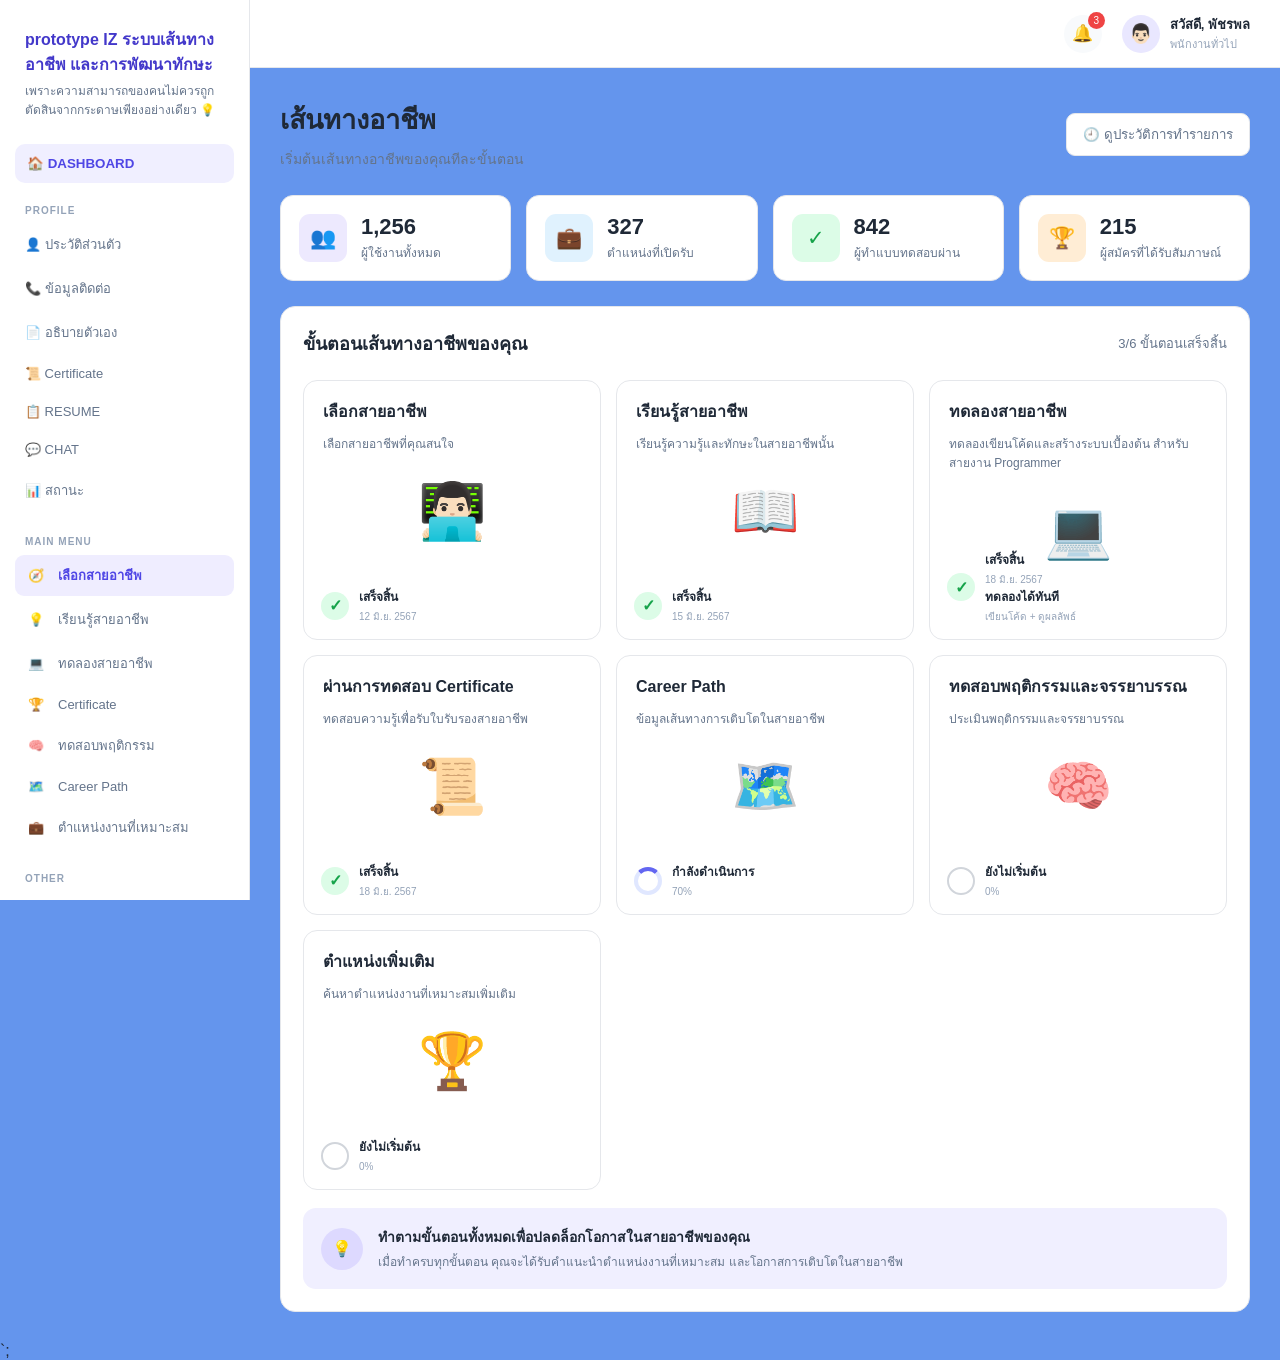
<file: index.html>
<!DOCTYPE html>
<html lang="th">

<head>

<meta charset="UTF-8">

<meta name="viewport"
      content="width=device-width, initial-scale=1.0">

<title>
Career Path Dashboard
</title>

<style>

/* =====================================================
   RESET
===================================================== */

* {
    box-sizing: border-box;
}

body {

    margin: 0;

    font-family:
        Arial,
        "Noto Sans Thai",
        sans-serif;

    background: #6495ED;

    color: #1f2937;
}

/* =====================================================
   APP
===================================================== */

.app {

    min-height: 100vh;

    display: flex;

}


/* =====================================================
   SIDEBAR
===================================================== */

.sidebar {

    width: 250px;

    min-height: 100vh;

    background: white;

    border-right:
        1px solid #e5e7eb;

    padding: 22px 15px;

    position: fixed;

    left: 0;

    top: 0;

    bottom: 0;

    overflow-y: auto;

}

.logo {

    padding:
        5px 10px 25px;

}

.logo-title {

    font-size: 16px;

    font-weight: 800;

    color: #4338ca;

}

.logo-subtitle {

    font-size: 12px;

    color: #64748b;

    margin-top: 4px;

}


/* Sidebar Dashboard */

.dashboard-menu {

    width: 100%;

    border: none;

    background: #f0efff;

    color: #4f46e5;

    padding: 12px;

    border-radius: 10px;

    text-align: left;

    font-weight: 700;

    cursor: pointer;

    margin-bottom: 22px;

}


/* Section */

.menu-section {

    margin-bottom: 25px;

}

.menu-section-title {

    font-size: 10px;

    font-weight: 800;

    color: #94a3b8;

    letter-spacing: 1px;

    padding:
        0 10px 8px;

}


/* Menu */

.menu-item {

    width: 100%;

    display: flex;

    align-items: center;

    gap: 11px;

    border: none;

    background: transparent;

    color: #64748b;

    padding: 10px;

    border-radius: 9px;

    text-align: left;

    cursor: pointer;

    font-size: 13px;

    margin-bottom: 3px;

    transition: .2s;

}

.menu-item:hover {

    background: #f8f7ff;

    color: #4f46e5;

}

.menu-item.active {

    background: #efedff;

    color: #4f46e5;

    font-weight: 700;

}

.menu-icon {

    width: 22px;

    text-align: center;

}


/* =====================================================
   MAIN
===================================================== */

.main {

    margin-left: 250px;

    width: calc(100% - 250px);

    min-height: 100vh;

}


/* =====================================================
   TOPBAR
===================================================== */

.topbar {

    height: 68px;

    background: white;

    border-bottom:
        1px solid #e5e7eb;

    display: flex;

    align-items: center;

    justify-content: flex-end;

    padding:
        0 30px;

    gap: 20px;

}

.notification {

    position: relative;

}

.notification button {

    border: none;

    background: #f8fafc;

    width: 38px;

    height: 38px;

    border-radius: 50%;

    cursor: pointer;

    font-size: 17px;

}

.notification-count {

    position: absolute;

    top: -3px;

    right: -3px;

    background: #ef4444;

    color: white;

    width: 17px;

    height: 17px;

    border-radius: 50%;

    font-size: 10px;

    display: flex;

    align-items: center;

    justify-content: center;

}

.profile {

    display: flex;

    align-items: center;

    gap: 10px;

}

.profile-avatar {

    width: 38px;

    height: 38px;

    border-radius: 50%;

    background: #e9e7ff;

    display: flex;

    align-items: center;

    justify-content: center;

    font-size: 19px;

}

.profile-name {

    font-size: 13px;

    font-weight: 700;

}

.profile-role {

    font-size: 11px;

    color: #94a3b8;

}


/* =====================================================
   PAGE
===================================================== */

.page {

    padding: 30px;

}

.page-header {

    display: flex;

    justify-content:
        space-between;

    align-items: center;

    margin-bottom: 25px;

}

.page-header h1 {

    margin: 0;

    font-size: 27px;

}

.page-header p {

    margin: 7px 0 0;

    color: #64748b;

    font-size: 14px;

}

.history-button {

    border:
        1px solid #e5e7eb;

    background: white;

    padding:
        10px 16px;

    border-radius: 9px;

    cursor: pointer;

    color: #64748b;

}


/* =====================================================
   STAT CARDS
===================================================== */

.stat-grid {

    display: grid;

    grid-template-columns:
        repeat(4, 1fr);

    gap: 15px;

    margin-bottom: 25px;

}

.stat-card {

    background: white;

    border:
        1px solid #e5e7eb;

    border-radius: 13px;

    padding: 18px;

    display: flex;

    align-items: center;

    gap: 14px;

}

.stat-icon {

    width: 48px;

    height: 48px;

    border-radius: 11px;

    display: flex;

    align-items: center;

    justify-content: center;

    font-size: 21px;

}

.stat-number {

    font-size: 22px;

    font-weight: 800;

}

.stat-label {

    font-size: 12px;

    color: #64748b;

    margin-top: 3px;

}


/* =====================================================
   CAREER CARDS
===================================================== */

.panel {

    background: white;

    border:
        1px solid #e5e7eb;

    border-radius: 15px;

    padding: 22px;

}

.panel-header {

    display: flex;

    align-items: center;

    justify-content:
        space-between;

    margin-bottom: 22px;

}

.panel-title {

    font-size: 18px;

    font-weight: 800;

}

.progress-summary {

    font-size: 13px;

    color: #64748b;

}

.career-grid {

    display: grid;

    grid-template-columns:
        repeat(3, 1fr);

    gap: 15px;

}

.career-card {

    min-height: 260px;

    border:
        1px solid #e5e7eb;

    border-radius: 14px;

    padding: 19px;

    position: relative;

    overflow: hidden;

    cursor: pointer;

    transition:
        transform .2s,
        box-shadow .2s,
        border .2s;

    background: white;

}

.career-card:hover {

    transform:
        translateY(-4px);

    border-color: #9b92ff;

    box-shadow:
        0 12px 30px
        rgba(79,70,229,.10);

}

.career-card h3 {

    margin: 0;

    font-size: 16px;

    line-height: 1.45;

}

.career-card p {

    font-size: 12px;

    color: #64748b;

    line-height: 1.6;

}

.illustration {

    height: 90px;

    display: flex;

    align-items: center;

    justify-content: center;

    font-size: 55px;

    margin-top: 10px;

}

.status {

    position: absolute;

    bottom: 15px;

    left: 17px;

    right: 17px;

    display: flex;

    align-items: center;

    gap: 10px;

}

.status-icon {

    width: 28px;

    height: 28px;

    border-radius: 50%;

    background: #dcfce7;

    color: #16a34a;

    display: flex;

    align-items: center;

    justify-content: center;

    font-weight: 800;

}

.status strong {

    display: block;

    font-size: 12px;

}

.status small {

    color: #94a3b8;

    font-size: 10px;

}

.progress-circle {

    width: 28px;

    height: 28px;

    border-radius: 50%;

    border:
        4px solid #e0e7ff;

    border-top-color:
        #6366f1;

}

.empty-circle {

    width: 28px;

    height: 28px;

    border:
        2px solid #d1d5db;

    border-radius: 50%;

}


/* =====================================================
   INFO BAR
===================================================== */

.info-bar {

    margin-top: 18px;

    background: #f0efff;

    border-radius: 13px;

    padding: 18px;

    display: flex;

    gap: 15px;

    align-items: center;

}

.info-icon {

    width: 42px;

    height: 42px;

    border-radius: 50%;

    background: #ddd9ff;

    display: flex;

    align-items: center;

    justify-content: center;

}

.info-bar h3 {

    margin: 0 0 4px;

    font-size: 14px;

}

.info-bar p {

    margin: 0;

    color: #64748b;

    font-size: 12px;

}


/* =====================================================
   SUB PAGE
===================================================== */

.sub-page {

    display: none;

}

.sub-page.active {

    display: block;

}

.back-button {

    border:
        1px solid #e5e7eb;

    background: white;

    color: #4f46e5;

    padding:
        10px 17px;

    border-radius: 8px;

    cursor: pointer;

    margin-bottom: 22px;

    font-weight: 700;

}

.back-button:hover {

    background: #efedff;

}


/* =====================================================
   SUB PAGE HEADER
===================================================== */

.sub-header {

    margin-bottom: 25px;

}

.sub-header h1 {

    margin: 0;

    font-size: 28px;

}

.sub-header p {

    color: #64748b;

    margin-top: 7px;

}


/* =====================================================
   CAREER SELECT
===================================================== */

.career-options {

    display: grid;

    grid-template-columns:
        repeat(4, 1fr);

    gap: 18px;

}

.career-option {

    border:
        1px solid #e5e7eb;

    background: white;

    border-radius: 15px;

    padding: 28px 20px;

    text-align: center;

    cursor: pointer;

    transition: .2s;

}

.career-option:hover {

    transform:
        translateY(-4px);

    border-color: #6366f1;

}

.option-icon {

    font-size: 48px;

    margin-bottom: 12px;

}

.career-option h3 {

    margin: 0;

    font-size: 16px;

}

.career-option p {

    color: #64748b;

    font-size: 12px;

}


/* =====================================================
   LEARNING
===================================================== */

.lesson-tabs {

    display: flex;

    gap: 10px;

    flex-wrap: wrap;

    margin-bottom: 20px;

}

.lesson-tab {

    border:
        1px solid #e5e7eb;

    background: white;

    padding:
        11px 17px;

    border-radius: 9px;

    cursor: pointer;

    color: #64748b;

}

.lesson-tab.active {

    background: #4f46e5;

    color: white;

    border-color: #4f46e5;

}

.lesson-tab small {

    display: block;

    margin-top: 3px;

}

.exercise-box {

    background: #f3f1ff;

    border-left:
        4px solid #6366f1;

    border-radius: 8px;

    padding: 15px;

    margin-bottom: 20px;

}

.exercise-box p {

    color: #64748b;

    line-height: 1.7;

}


/* =====================================================
   CODE EDITOR
===================================================== */

.code-workspace {

    display: grid;

    grid-template-columns:
        1fr 1fr;

    gap: 16px;

}

.code-panel,
.preview-panel {

    background: white;

    border:
        1px solid #e5e7eb;

    border-radius: 13px;

    overflow: hidden;

}

.code-header {

    height: 54px;

    display: flex;

    align-items: center;

    justify-content:
        space-between;

    padding:
        0 14px;

    border-bottom:
        1px solid #e5e7eb;

    background: #fafafa;

}

.code-header button {

    border:
        1px solid #d9dce5;

    background: white;

    padding:
        7px 12px;

    border-radius: 7px;

    cursor: pointer;

}

.code-header .run {

    background: #4f46e5;

    color: white;

    border-color: #4f46e5;

}

#codeEditor {

    display: block;

    width: 100%;

    height: 450px;

    resize: none;

    border: none;

    outline: none;

    padding: 18px;

    background: #111827;

    color: #e5e7eb;

    font-family:
        Consolas,
        Monaco,
        monospace;

    font-size: 13px;

    line-height: 1.7;

}

#codePreview {

    width: 100%;

    height: 450px;

    border: none;

    background: white;

}


/* =====================================================
   CERTIFICATE
===================================================== */

.certificate-box {

    max-width: 700px;

    margin: 30px auto;

    background: white;

    border:
        1px solid #e5e7eb;

    border-radius: 15px;

    padding: 45px;

    text-align: center;

}

.certificate-icon {

    font-size: 65px;

}

.certificate-box h2 {

    margin-bottom: 8px;

}

.certificate-box p {

    color: #64748b;

}

.certificate-info {

    display: flex;

    justify-content: center;

    gap: 20px;

    margin:
        25px 0;

    color: #64748b;

    font-size: 13px;

}

.primary-button {

    border: none;

    background: #4f46e5;

    color: white;

    padding:
        12px 22px;

    border-radius: 8px;

    cursor: pointer;

    font-weight: 700;

}


/* =====================================================
   CAREER PATH
===================================================== */

.roadmap {

    display: flex;

    align-items: center;

    justify-content: center;

    overflow-x: auto;

    padding: 30px 10px;

}

.roadmap-card {

    min-width: 210px;

    background: white;

    border:
        1px solid #e5e7eb;

    border-radius: 14px;

    padding: 22px;

    text-align: center;

}

.roadmap-number {

    width: 42px;

    height: 42px;

    margin: auto;

    border-radius: 50%;

    background: #4f46e5;

    color: white;

    display: flex;

    align-items: center;

    justify-content: center;

    font-weight: 800;

}

.roadmap-card p {

    color: #64748b;

    font-size: 12px;

    line-height: 1.6;

}

.roadmap-line {

    width: 55px;

    height: 3px;

    background: #c7c2ff;

}



/* =====================================================
   JOBS
===================================================== */

.job-list {

    display: flex;

    flex-direction: column;

    gap: 14px;

}

.job-card {

    background: white;

    border:
        1px solid #e5e7eb;

    border-radius: 14px;

    padding: 20px;

    display: flex;

    align-items: center;

    gap: 18px;

}

.job-icon {

    width: 55px;

    height: 55px;

    background: #efedff;

    border-radius: 12px;

    display: flex;

    align-items: center;

    justify-content: center;

    font-size: 27px;

}

.job-info {

    flex: 1;

}

.job-info h3 {

    margin: 0 0 5px;

}

.job-info p {

    margin: 0 0 5px;

    color: #64748b;

    font-size: 13px;

}

.job-info span {

    color: #94a3b8;

    font-size: 12px;

}

.job-button {

    border:
        1px solid #4f46e5;

    color: #4f46e5;

    background: white;

    padding:
        9px 15px;

    border-radius: 8px;

    cursor: pointer;

}


/* =====================================================
   TOAST
===================================================== */

.toast {

    position: fixed;

    right: 25px;

    bottom: 25px;

    background: #1f2937;

    color: white;

    padding:
        13px 18px;

    border-radius: 9px;

    display: none;

    z-index: 100;

}


/* =====================================================
   RESPONSIVE
===================================================== */

@media(max-width: 1100px) {

    .stat-grid {

        grid-template-columns:
            repeat(2, 1fr);

    }

    .career-grid {

        grid-template-columns:
            repeat(2, 1fr);

    }

    .career-options {

        grid-template-columns:
            repeat(2, 1fr);

    }

}

@media(max-width: 800px) {

    .sidebar {

        width: 210px;

    }

    .main {

        margin-left: 210px;

        width:
            calc(100% - 210px);

    }

    .code-workspace {

        grid-template-columns: 1fr;

    }

}

@media(max-width: 650px) {

    .sidebar {

        display: none;

    }

    .main {

        margin-left: 0;

        width: 100%;

    }

    .page {

        padding: 18px;

    }

    .stat-grid,
    .career-grid,
    .career-options {

        grid-template-columns: 1fr;

    }

    .page-header {

        flex-direction: column;

        align-items: flex-start;

        gap: 15px;

    }

    .job-card {

        flex-wrap: wrap;

    }

    .job-button {

        width: 100%;

    }

    .roadmap {

        justify-content: flex-start;

    }

}

</style>

</head>


<body>


<div class="app">


<!-- =====================================================
     SIDEBAR
===================================================== -->

<aside class="sidebar">


    <div class="logo">

        <div class="logo-title">
            prototype IZ ระบบเส้นทางอาชีพ    และการพัฒนาทักษะ
        </div>

        <div class="logo-subtitle">
            เพราะความสามารถของคนไม่ควรถูกตัดสินจากกระดาษเพียงอย่างเดียว 💡
        </div>

    </div>


    <button
        class="dashboard-menu"
        onclick="showPage('dashboard')">

        🏠 DASHBOARD

    </button>


    <div class="menu-section">

        <div class="menu-section-title">
            PROFILE
        </div>

        <button class="menu-item">
            👤
            ประวัติส่วนตัว
        </button>

        <button class="menu-item">
            📞
            ข้อมูลติดต่อ
        </button>

        <button class="menu-item">
            📄
            อธิบายตัวเอง
        </button>

        <button class="menu-item">
            📜
            Certificate
        </button>

        <button class="menu-item">
            📋
            RESUME
        </button>

        <button class="menu-item">
            💬
            CHAT
        </button>

        <button class="menu-item">
            📊
            สถานะ
        </button>

    </div>


   <div class="menu-section">

    <div class="menu-section-title">
        MAIN MENU
    </div>


    <!-- เลือกสายอาชีพ -->

    <button
        class="menu-item active"
        onclick="window.location.href='jobs.html'">

        <span class="menu-icon">🧭</span>

        เลือกสายอาชีพ

    </button>


    <!-- เรียนรู้สายอาชีพ -->

    <button
        class="menu-item"
        onclick="window.location.href='learning.html'">

        <span class="menu-icon">💡</span>

        เรียนรู้สายอาชีพ

    </button>


    <!-- ทดลองสายอาชีพ -->

    <button
        class="menu-item"
        onclick="window.location.href='career-trial.html'">

        <span class="menu-icon">💻</span>

        ทดลองสายอาชีพ

    </button>


    <!-- Certificate -->

    <button
        class="menu-item"
        onclick="window.location.href='certificate.html'">

        <span class="menu-icon">🏆</span>

        Certificate

    </button>


    <!-- ทดสอบพฤติกรรม -->

    <button
        class="menu-item"
        onclick="window.location.href='psychology.html'">

        <span class="menu-icon">🧠</span>

        ทดสอบพฤติกรรม

    </button>


    <!-- Career Path -->

    <button
        class="menu-item"
        onclick="window.location.href='career-path.html'">

        <span class="menu-icon">🗺️</span>

        Career Path

    </button>


    <!-- ตำแหน่งงาน -->

    <button
        class="menu-item"
        onclick="window.location.href='jobs.html'">

        <span class="menu-icon">💼</span>

        ตำแหน่งงานที่เหมาะสม

    </button>

</div>

    <div class="menu-section">

        <div class="menu-section-title">
            OTHER
        </div>

       <a href="fortune.html" class="menu-item">
    <span class="menu-icon">🔮</span>
    ดูดวง
</a>
        <button class="menu-item">
            🌐
            ข้อมูลสายงานทั่วโลก
        </button>

        <button class="menu-item">
            🏛️
            สถาบันรับรอง/ฝึกอบรม
        </button>

    </div>


</aside>


<!-- =====================================================
     MAIN
===================================================== -->

<main class="main">


<!-- TOPBAR -->

<div class="topbar">

    <div class="notification">

        <button onclick="showToast('ไม่มีการแจ้งเตือนใหม่')">

            🔔

        </button>

        <span class="notification-count">
            3
        </span>

    </div>


    <div class="profile">

        <div class="profile-avatar">
            👨🏻
        </div>

        <div>

            <div class="profile-name">
                สวัสดี, พัชรพล
            </div>

            <div class="profile-role">
                พนักงานทั่วไป
            </div>

        </div>

    </div>

</div>


<!-- =====================================================
     DASHBOARD
===================================================== -->

<section
    id="dashboard"
    class="page sub-page active">


    <div class="page-header">

        <div>

            <h1>
                เส้นทางอาชีพ
            </h1>

            <p>
                เริ่มต้นเส้นทางอาชีพของคุณทีละขั้นตอน
            </p>

        </div>


        <button
            class="history-button"
            onclick="showToast('กำลังแสดงประวัติการทำรายการ')">

            🕘 ดูประวัติการทำรายการ

        </button>

    </div>


    <!-- STAT -->

    <div class="stat-grid">


        <div class="stat-card">

            <div
                class="stat-icon"
                style="background:#ede9fe;color:#7c3aed">

                👥

            </div>

            <div>

                <div class="stat-number">
                    1,256
                </div>

                <div class="stat-label">
                    ผู้ใช้งานทั้งหมด
                </div>

            </div>

        </div>


        <div class="stat-card">

            <div
                class="stat-icon"
                style="background:#e0f2fe;color:#0284c7">

                💼

            </div>

            <div>

                <div class="stat-number">
                    327
                </div>

                <div class="stat-label">
                    ตำแหน่งที่เปิดรับ
                </div>

            </div>

        </div>


        <div class="stat-card">

            <div
                class="stat-icon"
                style="background:#dcfce7;color:#16a34a">

                ✓

            </div>

            <div>

                <div class="stat-number">
                    842
                </div>

                <div class="stat-label">
                    ผู้ทำแบบทดสอบผ่าน
                </div>

            </div>

        </div>


        <div class="stat-card">

            <div
                class="stat-icon"
                style="background:#ffedd5;color:#ea580c">

                🏆

            </div>

            <div>

                <div class="stat-number">
                    215
                </div>

                <div class="stat-label">
                    ผู้สมัครที่ได้รับสัมภาษณ์
                </div>

            </div>

        </div>


    </div>


<!-- CAREER -->

<div class="panel">


    <div class="panel-header">

        <div class="panel-title">

            ขั้นตอนเส้นทางอาชีพของคุณ

        </div>

        <div class="progress-summary">

            3/6 ขั้นตอนเสร็จสิ้น

        </div>

    </div>


    <div class="career-grid">


        <!-- 1 -->

        <div
            class="career-card"
            onclick="window.location.href='jobs.html'">

            <h3>
                เลือกสายอาชีพ
            </h3>

            <p>
                เลือกสายอาชีพที่คุณสนใจ
            </p>

            <div class="illustration">
                👨🏻‍💻
            </div>

            <div class="status">

                <span class="status-icon">
                    ✓
                </span>

                <div>

                    <strong>
                        เสร็จสิ้น
                    </strong>

                    <small>
                        12 มิ.ย. 2567
                    </small>

                </div>

            </div>

        </div>


        <!-- 2 -->

        <div
            class="career-card"
            onclick="window.location.href='learning.html'">

            <h3>
                เรียนรู้สายอาชีพ
            </h3>

            <p>
                เรียนรู้ความรู้และทักษะในสายอาชีพนั้น
            </p>

            <div class="illustration">
                📖
            </div>

            <div class="status">

                <span class="status-icon">
                    ✓
                </span>

                <div>

                    <strong>
                        เสร็จสิ้น
                    </strong>

                    <small>
                        15 มิ.ย. 2567
                    </small>

                </div>

            </div>

        </div>


        <!-- 3 -->

        <div
            class="career-card"
            onclick="window.location.href='career-trial.html'">

            <h3>
                ทดลองสายอาชีพ
            </h3>

            <p>
                ทดลองเขียนโค้ดและสร้างระบบเบื้องต้น
                สำหรับสายงาน Programmer
            </p>

            <div class="illustration">
                💻
            </div>

              <div class="status">

                <span class="status-icon">
                    ✓
                </span>

                <div>

                    <strong>
                        เสร็จสิ้น
                    </strong>

               <small>
                        18 มิ.ย. 2567
                </small>
                    <strong>
                        ทดลองได้ทันที
                    </strong>

                    <small>
                        เขียนโค้ด + ดูผลลัพธ์
                    </small>

                </div>

            </div>

        </div>


        <!-- 4 -->

        <div
            class="career-card"
            onclick="window.location.href='certificate.html'">

            <h3>
                ผ่านการทดสอบ Certificate
            </h3>

            <p>
                ทดสอบความรู้เพื่อรับใบรับรองสายอาชีพ
            </p>

            <div class="illustration">
                📜
            </div>

            <div class="status">

                <span class="status-icon">
                    ✓
                </span>

                <div>

                    <strong>
                        เสร็จสิ้น
                    </strong>

                    <small>
                        18 มิ.ย. 2567
                    </small>

                </div>

            </div>

        </div>


        <!-- 5 -->

        <div
            class="career-card"
            onclick="window.location.href='career-path.html'">

            <h3>
                Career Path
            </h3>

            <p>
                ข้อมูลเส้นทางการเติบโตในสายอาชีพ
            </p>

            <div class="illustration">
                🗺️
            </div>

            <div class="status">

                <span class="progress-circle">
                </span>

                <div>

                    <strong>
                        กำลังดำเนินการ
                    </strong>

                    <small>
                        70%
                    </small>

                </div>

            </div>

        </div>


        <!-- 6 -->

        <div
            class="career-card"
            onclick="window.location.href='psychology.html'">

            <h3>
                ทดสอบพฤติกรรมและจรรยาบรรณ
            </h3>

            <p>
                ประเมินพฤติกรรมและจรรยาบรรณ
            </p>

            <div class="illustration">
                🧠
            </div>

            <div class="status">

                <span class="empty-circle">
                </span>

                <div>

                    <strong>
                        ยังไม่เริ่มต้น
                    </strong>

                    <small>
                        0%
                    </small>

                </div>

            </div>

        </div>


        <!-- 7 -->

        <div
            class="career-card"
            onclick="window.location.href='jobs.html'">

            <h3>
                ตำแหน่งเพิ่มเติม
            </h3>

            <p>
                ค้นหาตำแหน่งงานที่เหมาะสมเพิ่มเติม
            </p>

            <div class="illustration">
                🏆
            </div>

            <div class="status">

                <span class="empty-circle">
                </span>

                <div>

                    <strong>
                        ยังไม่เริ่มต้น
                    </strong>

                    <small>
                        0%
                    </small>

                </div>

            </div>

        </div>


    </div>

        <div class="info-bar">

            <div class="info-icon">
                💡
            </div>

            <div>

                <h3>
                    ทำตามขั้นตอนทั้งหมดเพื่อปลดล็อกโอกาสในสายอาชีพของคุณ
                </h3>

                <p>
                    เมื่อทำครบทุกขั้นตอน
                    คุณจะได้รับคำแนะนำตำแหน่งงานที่เหมาะสม
                    และโอกาสการเติบโตในสายอาชีพ
                </p>

            </div>

        </div>


    </div>


</section>


<!-- =====================================================
     SELECT CAREER
===================================================== -->

<section
    id="career-select"
    class="page sub-page">


    <button
        class="back-button"
        onclick="showPage('dashboard')">

        ← กลับ Dashboard

    </button>


    <div class="sub-header">

        <h1>
            เลือกสายอาชีพ
        </h1>

        <p>
            เลือกสายอาชีพที่คุณสนใจ
            เพื่อสร้างเส้นทางการพัฒนาของคุณ
        </p>

    </div>


    <div class="career-options">


        <div
            class="career-option"
            onclick="selectCareer('Programmer')">

            <div class="option-icon">
                👨‍💻
            </div>

            <h3>
                Programmer
            </h3>

            <p>
                นักพัฒนาโปรแกรม
            </p>

        </div>


        <div
            class="career-option"
            onclick="selectCareer('Web Developer')">

            <div class="option-icon">
                🌐
            </div>

            <h3>
                Web Developer
            </h3>

            <p>
                นักพัฒนาเว็บไซต์
            </p>

        </div>


        <div
            class="career-option"
            onclick="selectCareer('Data Analyst')">

            <div class="option-icon">
                📊
            </div>

            <h3>
                Data Analyst
            </h3>

            <p>
                นักวิเคราะห์ข้อมูล
            </p>

        </div>


        <div
            class="career-option"
            onclick="selectCareer('UX/UI Designer')">

            <div class="option-icon">
                🎨
            </div>

            <h3>
                UX/UI Designer
            </h3>

            <p>
                นักออกแบบประสบการณ์ผู้ใช้
            </p>

        </div>


    </div>


</section>


<!-- =====================================================
     LEARNING
===================================================== -->

<section
    id="learning"
    class="page sub-page">


    <button
        class="back-button"
        onclick="showPage('dashboard')">

        ← กลับ Dashboard

    </button>


    <div class="sub-header">

        <h1>
            เรียนรู้สายอาชีพ
        </h1>

        <p>
            เรียนรู้ทักษะที่จำเป็นสำหรับสายงาน Programmer
        </p>

    </div>


    <div class="lesson-tabs">

        <button class="lesson-tab active">
            Lesson 01
            <small>HTML</small>
        </button>

        <button class="lesson-tab">
            Lesson 02
            <small>CSS</small>
        </button>

        <button class="lesson-tab">
            Lesson 03
            <small>JavaScript</small>
        </button>

        <button class="lesson-tab">
            Lesson 04
            <small>Web Development</small>
        </button>

    </div>


    <div class="panel">


        <h2>
            🧑‍💻 แบบฝึกหัดทดลองเขียนโค้ด
        </h2>


        <p>
            ทดลองเขียนโปรแกรมเบื้องต้น
            สำหรับสายงาน Programmer
            และดูผลลัพธ์ได้ทันที
        </p>


        <div class="exercise-box">

            <strong>
                🎯 โจทย์แบบฝึกหัด
            </strong>

            <p>
                สร้างหน้าเว็บไซต์แนะนำตัวเอง
                โดยให้มีหัวข้อ ชื่อของคุณ
                ข้อความแนะนำตัว และปุ่ม “สวัสดี”
                เมื่อกดปุ่มให้แสดงข้อความ
                “ยินดีต้อนรับสู่เว็บไซต์ของฉัน”
            </p>

        </div>


        <div class="code-workspace">


            <div class="code-panel">


                <div class="code-header">

                    <strong>
                        💻 Code Editor
                    </strong>

                    <div>

                        <button
                            onclick="resetCode()">

                            รีเซ็ต

                        </button>

                        <button
                            class="run"
                            onclick="runCode()">

                            ▶ รันโค้ด

                        </button>

                    </div>

                </div>


<textarea
id="codeEditor"
spellcheck="false"><!DOCTYPE html>
<html>

<head>

<style>

body {
    font-family: Arial;
    text-align: center;
    padding: 50px;
    background: #f8f9ff;
}

h1 {
    color: #5946d2;
}

button {
    padding: 12px 22px;
    border: none;
    border-radius: 8px;
    background: #5946d2;
    color: white;
    cursor: pointer;
}

</style>

</head>

<body>

<h1>
สวัสดีครับ
</h1>

<p>
ฉันกำลังฝึกเขียนโปรแกรม
</p>

<button onclick="welcome()">
สวัสดี
</button>

<script>

function welcome() {

    alert(
        "ยินดีต้อนรับสู่เว็บไซต์ของฉัน"
    );

}

</script>

</body>

</html></textarea>


            </div>


            <div class="preview-panel">


                <div class="code-header">

                    <strong>
                        🌐 ผลลัพธ์
                    </strong>

                    <span>
                        Preview
                    </span>

                </div>


                <iframe
                    id="codePreview"
                    title="Code Preview">
                </iframe>


            </div>


        </div>


    </div>


</section>


<!-- =====================================================
     CERTIFICATE
===================================================== -->

<section
    id="certificate"
    class="page sub-page">


    <button
        class="back-button"
        onclick="showPage('dashboard')">

        ← กลับ Dashboard

    </button>


    <div class="sub-header">

        <h1>
            ผ่านการทดสอบ Certificate
        </h1>

        <p>
            ทดสอบความรู้เพื่อรับใบรับรองสายอาชีพ
        </p>

    </div>


    <div class="certificate-box">


        <div class="certificate-icon">
            🏆
        </div>


        <h2>
            Programmer Certificate
        </h2>


        <p>
            แบบทดสอบความรู้พื้นฐานด้านการเขียนโปรแกรม
        </p>


        <div class="certificate-info">

            <span>
                📝 20 ข้อ
            </span>

            <span>
                ⏱ 30 นาที
            </span>

            <span>
                🎯 ผ่านที่ 70%
            </span>

        </div>


        <button
            class="primary-button"
            onclick="showToast('เริ่มทำแบบทดสอบ Certificate')">

            เริ่มทำแบบทดสอบ

        </button>


    </div>


</section>


<!-- =====================================================
     CAREER PATH
===================================================== -->

<section
    id="career-path"
    class="page sub-page">


    <button
        class="back-button"
        onclick="showPage('dashboard')">

        ← กลับ Dashboard

    </button>


    <div class="sub-header">

        <h1>
            Career Path
        </h1>

        <p>
            เส้นทางการเติบโตในสายงาน Programmer
        </p>

    </div>


    <div class="roadmap">


        <div class="roadmap-card">

            <div class="roadmap-number">
                01
            </div>

            <h3>
                Junior Programmer
            </h3>

            <p>
                เรียนรู้พื้นฐานการเขียนโปรแกรม
                และพัฒนาเว็บไซต์
            </p>

        </div>


        <div class="roadmap-line"></div>


        <div class="roadmap-card">

            <div class="roadmap-number">
                02
            </div>

            <h3>
                Senior Programmer
            </h3>

            <p>
                พัฒนา Software
                และแก้ไขปัญหาที่ซับซ้อน
            </p>

        </div>


        <div class="roadmap-line"></div>


        <div class="roadmap-card">

            <div class="roadmap-number">
                03
            </div>

            <h3>
                Team Leader
            </h3>

            <p>
                บริหารทีม
                และวางแผนโครงการ
            </p>

        </div>


        <div class="roadmap-line"></div>


        <div class="roadmap-card">

            <div class="roadmap-number">
                04
            </div>

            <h3>
                Software Architect
            </h3>

            <p>
                ออกแบบระบบ Software
                ระดับองค์กร
            </p>

        </div>


    </div>


</section>


<!-- =====================================================
     BEHAVIOR
===================================================== -->

<section
    id="behavior"
    class="page sub-page">


    <button
        class="back-button"
        onclick="showPage('dashboard')">

        ← กลับ Dashboard

    </button>


    <div class="sub-header">

        <h1>
            ทดสอบพฤติกรรมและจรรยาบรรณ
        </h1>

        <p>
            ประเมินพฤติกรรมและรูปแบบการทำงาน
            ในสายอาชีพ
        </p>

    </div>


    <div class="question-box">


        <div class="question-number">

            คำถามที่ 1 / 10

        </div>


        <h2>

            หากสมาชิกในทีมทำงานล่าช้า
            คุณจะทำอย่างไร?

        </h2>


        <label class="answer">

            <input
                type="radio"
                name="behavior">

            พูดคุยและช่วยหาสาเหตุ

        </label>


        <label class="answer">

            <input
                type="radio"
                name="behavior">

            แจ้งหัวหน้าทันที

        </label>


        <label class="answer">

            <input
                type="radio"
                name="behavior">

            ปล่อยให้เขาจัดการเอง

        </label>


        <label class="answer">

            <input
                type="radio"
                name="behavior">

            ทำงานแทนทั้งหมด

        </label>


        <br>


        <button
            class="primary-button"
            onclick="nextQuestion()">

            ถัดไป →

        </button>


    </div>


</section>


<!-- =====================================================
     JOBS
===================================================== -->

<section
    id="jobs"
    class="page sub-page">


    <button
        class="back-button"
        onclick="showPage('dashboard')">

        ← กลับ Dashboard

    </button>


    <div class="sub-header">

        <h1>
            ตำแหน่งงานที่เหมาะสม
        </h1>

        <p>
            ตำแหน่งงานที่ระบบแนะนำ
            จากโปรไฟล์และผลการทดสอบ
        </p>

    </div>


    <div class="job-list">


        <div class="job-card">

            <div class="job-icon">
                💻
            </div>

            <div class="job-info">

                <h3>
                    Junior Programmer
                </h3>

                <p>
                    Software Technology Company
                </p>

                <span>
                    📍 กรุงเทพฯ
                </span>

            </div>

            <button
                class="job-button"
                onclick="showToast('เปิดรายละเอียด Junior Programmer')">

                ดูรายละเอียด

            </button>

        </div>


        <div class="job-card">

            <div class="job-icon">
                🌐
            </div>

            <div class="job-info">

                <h3>
                    Frontend Developer
                </h3>

                <p>
                    Digital Technology Company
                </p>

                <span>
                    📍 กรุงเทพฯ
                </span>

            </div>

            <button
                class="job-button"
                onclick="showToast('เปิดรายละเอียด Frontend Developer')">

                ดูรายละเอียด

            </button>

        </div>


        <div class="job-card">

            <div class="job-icon">
                📊
            </div>

            <div class="job-info">

                <h3>
                    Junior Data Analyst
                </h3>

                <p>
                    Data & Technology Company
                </p>

                <span>
                    📍 กรุงเทพฯ
                </span>

            </div>

            <button
                class="job-button"
                onclick="showToast('เปิดรายละเอียด Junior Data Analyst')">

                ดูรายละเอียด

            </button>

        </div>


    </div>


</section>


</main>

</div>


<!-- TOAST -->

<div
    id="toast"
    class="toast">
</div>


<script>

/* =====================================================
   PAGE NAVIGATION
===================================================== */

function showPage(pageId) {


    document
        .querySelectorAll(".sub-page")
        .forEach(page => {

            page.classList.remove("active");

        });


    const page =
        document.getElementById(pageId);


    if (page) {

        page.classList.add("active");

    }


    window.scrollTo({

        top: 0,

        behavior: "smooth"

    });

}


/* =====================================================
   CAREER
===================================================== */

function selectCareer(career) {

    showToast(
        "เลือกสายอาชีพ: " + career
    );

}


/* =====================================================
   CODE EDITOR
===================================================== */

function runCode() {


    const editor =
        document.getElementById(
            "codeEditor"
        );


    const preview =
        document.getElementById(
            "codePreview"
        );


    if (!editor || !preview) {

        return;

    }


    preview.srcdoc =
        editor.value;


    showToast(
        "รันโค้ดเรียบร้อยแล้ว"
    );

}


/* =====================================================
   RESET CODE
===================================================== */

function resetCode() {


    const editor =
        document.getElementById(
            "codeEditor"
        );


    if (!editor) {

        return;

    }


    editor.value = `<!DOCTYPE html>
<html>

<head>

<style>

body {
    font-family: Arial;
    text-align: center;
    padding: 50px;
    background: #f8f9ff;
}

h1 {
    color: #5946d2;
}

button {
    padding: 12px 22px;
    border: none;
    border-radius: 8px;
    background: #5946d2;
    color: white;
    cursor: pointer;
}

</style>

</head>

<body>

<h1>
สวัสดีครับ
</h1>

<p>
ฉันกำลังฝึกเขียนโปรแกรม
</p>

<button onclick="welcome()">
สวัสดี
</button>

<script>

function welcome() {

    alert(
        "ยินดีต้อนรับสู่เว็บไซต์ของฉัน"
    );

}

</script>

</body>

</html>`;
</file>
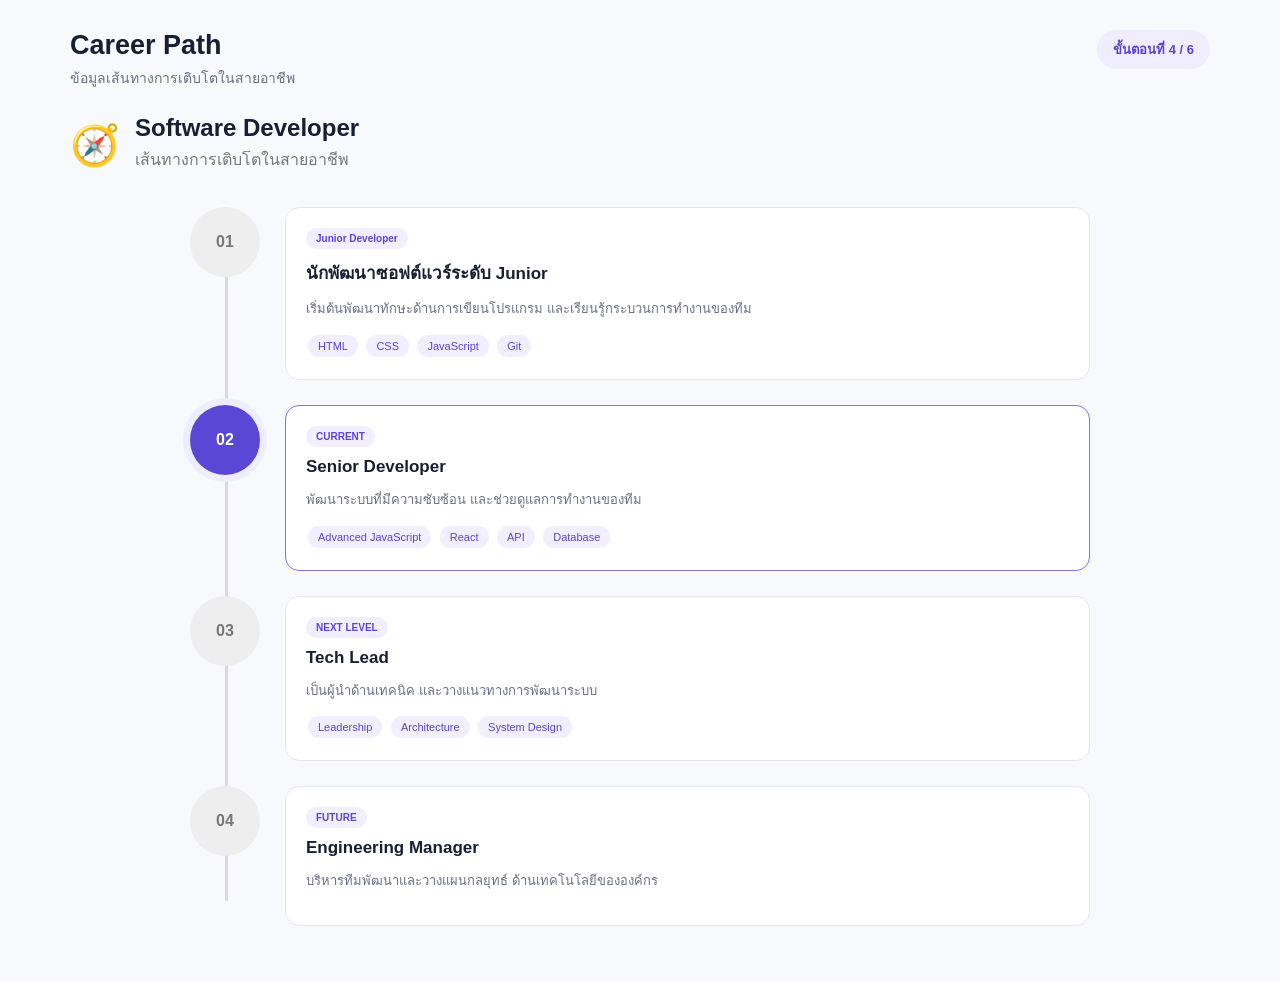
<file: career-path.html>
<!DOCTYPE html>
<html lang="th">
<head>
    <meta charset="UTF-8">
    <meta name="viewport" content="width=device-width, initial-scale=1.0">

    <title>Career Path</title>

    <link rel="stylesheet" href="style.css">
</head>

<body>

<div class="page">

    <header class="top-header">

        <div>
            <h1>Career Path</h1>
            <p>ข้อมูลเส้นทางการเติบโตในสายอาชีพ</p>
        </div>

        <div class="step-badge">
            ขั้นตอนที่ 4 / 6
        </div>

    </header>


    <div class="career-path-title">

        <div class="path-icon">
            🧭
        </div>

        <div>
            <h2>Software Developer</h2>
            <p>เส้นทางการเติบโตในสายอาชีพ</p>
        </div>

    </div>


    <div class="path-container">

        <div class="path-item">

            <div class="path-number">
                01
            </div>

            <div class="path-content">

                <div class="level">
                    Junior Developer
                </div>

                <h2>นักพัฒนาซอฟต์แวร์ระดับ Junior</h2>

                <p>
                    เริ่มต้นพัฒนาทักษะด้านการเขียนโปรแกรม
                    และเรียนรู้กระบวนการทำงานของทีม
                </p>

                <div class="skill-list">
                    <span>HTML</span>
                    <span>CSS</span>
                    <span>JavaScript</span>
                    <span>Git</span>
                </div>

            </div>

        </div>


        <div class="path-item current">

            <div class="path-number">
                02
            </div>

            <div class="path-content">

                <div class="level">
                    CURRENT
                </div>

                <h2>Senior Developer</h2>

                <p>
                    พัฒนาระบบที่มีความซับซ้อน
                    และช่วยดูแลการทำงานของทีม
                </p>

                <div class="skill-list">
                    <span>Advanced JavaScript</span>
                    <span>React</span>
                    <span>API</span>
                    <span>Database</span>
                </div>

            </div>

        </div>


        <div class="path-item">

            <div class="path-number">
                03
            </div>

            <div class="path-content">

                <div class="level">
                    NEXT LEVEL
                </div>

                <h2>Tech Lead</h2>

                <p>
                    เป็นผู้นำด้านเทคนิค
                    และวางแนวทางการพัฒนาระบบ
                </p>

                <div class="skill-list">
                    <span>Leadership</span>
                    <span>Architecture</span>
                    <span>System Design</span>
                </div>

            </div>

        </div>


        <div class="path-item">

            <div class="path-number">
                04
            </div>

            <div class="path-content">

                <div class="level">
                    FUTURE
                </div>

                <h2>Engineering Manager</h2>

                <p>
                    บริหารทีมพัฒนาและวางแผนกลยุทธ์
                    ด้านเทคโนโลยีขององค์กร
                </p>

            </div>

        </div>

    </div>

</div>

</body>
</html>
</file>
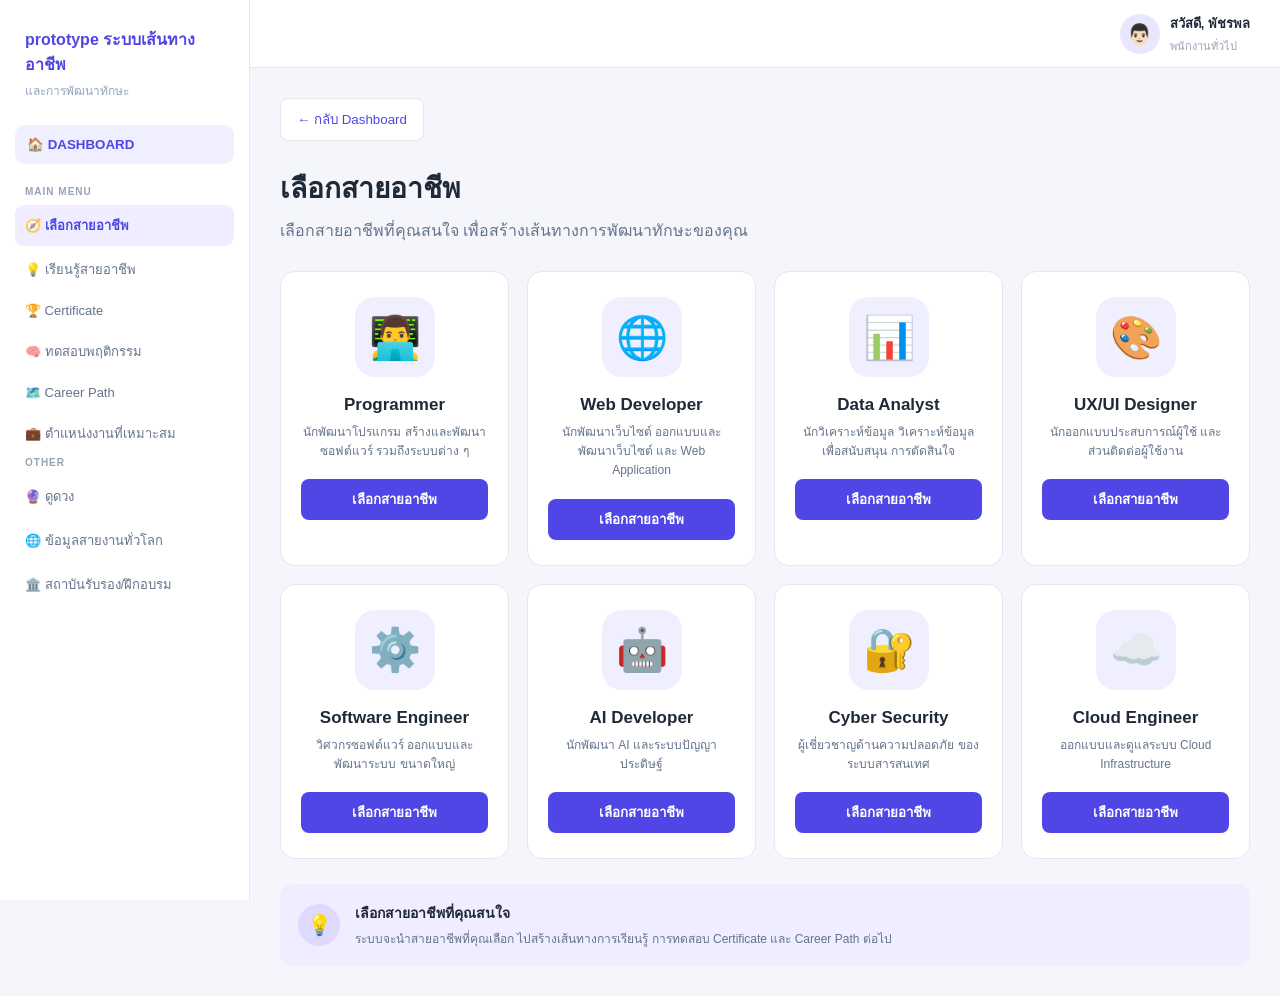
<file: career-select.html>
<!DOCTYPE html>
<html lang="th">

<head>
    <meta charset="UTF-8">
    <meta name="viewport" content="width=device-width, initial-scale=1.0">

    <title>เลือกสายอาชีพ | Career Path</title>

    <style>

        * {
            box-sizing: border-box;
        }

        body {
            margin: 0;
            font-family: Arial, "Noto Sans Thai", sans-serif;
            background: #f5f6fb;
            color: #1f2937;
        }

        /* =========================
           LAYOUT
        ========================= */

        .app {
            min-height: 100vh;
            display: flex;
        }

        /* =========================
           SIDEBAR
        ========================= */

        .sidebar {
            width: 250px;
            background: white;
            border-right: 1px solid #e5e7eb;
            min-height: 100vh;
            padding: 22px 15px;

            position: fixed;
            left: 0;
            top: 0;
            bottom: 0;
        }

        .logo {
            padding: 5px 10px 25px;
        }

        .logo-title {
            color: #4f46e5;
            font-size: 16px;
            font-weight: 800;
        }

        .logo-subtitle {
            color: #94a3b8;
            font-size: 12px;
            margin-top: 4px;
        }

        .dashboard {
            width: 100%;
            border: none;
            background: #f0efff;
            color: #4f46e5;
            padding: 12px;
            border-radius: 10px;
            text-align: left;
            font-weight: bold;
            cursor: pointer;
            margin-bottom: 22px;
        }

        .section-title {
            font-size: 10px;
            color: #94a3b8;
            font-weight: bold;
            letter-spacing: 1px;
            padding: 0 10px 8px;
        }

        .menu {
            width: 100%;
            border: none;
            background: transparent;
            color: #64748b;
            padding: 10px;
            border-radius: 9px;
            text-align: left;
            cursor: pointer;
            font-size: 13px;
            margin-bottom: 3px;
        }

        .menu:hover {
            background: #f5f3ff;
            color: #4f46e5;
        }

        .menu.active {
            background: #efedff;
            color: #4f46e5;
            font-weight: bold;
        }

        /* =========================
           MAIN
        ========================= */

        .main {
            margin-left: 250px;
            width: calc(100% - 250px);
            min-height: 100vh;
        }

        /* =========================
           TOPBAR
        ========================= */

        .topbar {
            height: 68px;
            background: white;
            border-bottom: 1px solid #e5e7eb;

            display: flex;
            justify-content: flex-end;
            align-items: center;

            padding: 0 30px;
        }

        .profile {
            display: flex;
            align-items: center;
            gap: 10px;
        }

        .avatar {
            width: 40px;
            height: 40px;
            border-radius: 50%;
            background: #e9e7ff;

            display: flex;
            align-items: center;
            justify-content: center;

            font-size: 20px;
        }

        .name {
            font-size: 13px;
            font-weight: bold;
        }

        .role {
            font-size: 11px;
            color: #94a3b8;
            margin-top: 3px;
        }

        /* =========================
           CONTENT
        ========================= */

        .content {
            padding: 30px;
        }

        .back {
            border: 1px solid #e5e7eb;
            background: white;
            color: #4f46e5;

            padding: 10px 16px;

            border-radius: 8px;

            cursor: pointer;

            margin-bottom: 25px;
        }

        .back:hover {
            background: #efedff;
        }

        .title h1 {
            margin: 0;
            font-size: 28px;
        }

        .title p {
            color: #64748b;
            margin-top: 8px;
            margin-bottom: 28px;
        }

        /* =========================
           CAREER GRID
        ========================= */

        .career-grid {

            display: grid;

            grid-template-columns:
                repeat(4, 1fr);

            gap: 18px;
        }

        .career-card {

            background: white;

            border:
                1px solid #e5e7eb;

            border-radius: 15px;

            padding: 25px 20px;

            text-align: center;

            cursor: pointer;

            transition: 0.2s;

            min-height: 245px;
        }

        .career-card:hover {

            transform:
                translateY(-5px);

            border-color:
                #6366f1;

            box-shadow:
                0 12px 30px
                rgba(79,70,229,0.12);
        }

        .career-icon {

            width: 80px;
            height: 80px;

            margin:
                0 auto 18px;

            border-radius: 20px;

            display: flex;

            align-items: center;
            justify-content: center;

            font-size: 42px;

            background: #f0efff;
        }

        .career-card h2 {

            font-size: 17px;

            margin:
                0 0 8px;
        }

        .career-card p {

            color: #64748b;

            font-size: 12px;

            line-height: 1.6;

            margin: 0;
        }

        .select-button {

            margin-top: 18px;

            width: 100%;

            border: none;

            background: #4f46e5;

            color: white;

            padding: 10px;

            border-radius: 8px;

            cursor: pointer;

            font-weight: bold;
        }

        .select-button:hover {

            background: #4338ca;
        }

        /* =========================
           INFO
        ========================= */

        .info {

            margin-top: 25px;

            background: #efedff;

            border-radius: 13px;

            padding: 18px;

            display: flex;

            align-items: center;

            gap: 15px;
        }

        .info-icon {

            width: 42px;
            height: 42px;

            border-radius: 50%;

            background: #ddd9ff;

            display: flex;

            align-items: center;
            justify-content: center;

            font-size: 20px;
        }

        .info h3 {

            margin: 0 0 5px;

            font-size: 14px;
        }

        .info p {

            margin: 0;

            font-size: 12px;

            color: #64748b;
        }

        /* =========================
           TOAST
        ========================= */

        .toast {

            position: fixed;

            bottom: 25px;
            right: 25px;

            background: #1f2937;

            color: white;

            padding: 13px 18px;

            border-radius: 9px;

            display: none;
        }

        /* =========================
           RESPONSIVE
        ========================= */

        @media(max-width: 1000px) {

            .career-grid {

                grid-template-columns:
                    repeat(2, 1fr);
            }
        }

        @media(max-width: 650px) {

            .sidebar {

                display: none;
            }

            .main {

                margin-left: 0;

                width: 100%;
            }

            .career-grid {

                grid-template-columns: 1fr;
            }

            .content {

                padding: 20px;
            }
        }

    </style>

</head>


<body>


<div class="app">


    <!-- =========================
         SIDEBAR
    ========================= -->

    <aside class="sidebar">


        <div class="logo">

            <div class="logo-title">
                prototype ระบบเส้นทางอาชีพ
            </div>

            <div class="logo-subtitle">
                และการพัฒนาทักษะ
            </div>

        </div>


        <button
            class="dashboard"
            onclick="goDashboard()">

            🏠 DASHBOARD

        </button>


        <div class="section-title">
            MAIN MENU
        </div>


        <button
            class="menu active">

            🧭
            เลือกสายอาชีพ

        </button>


        <button
            class="menu"
            onclick="goLearning()">

            💡
            เรียนรู้สายอาชีพ

        </button>


        <button
            class="menu">

            🏆
            Certificate

        </button>


        <button
            class="menu">

            🧠
            ทดสอบพฤติกรรม

        </button>


        <button
            class="menu">

            🗺️
            Career Path

        </button>


        <button
            class="menu">

            💼
            ตำแหน่งงานที่เหมาะสม

        </button>


        <br>


        <div class="section-title">
            OTHER
        </div>


        <button class="menu">
            🔮 ดูดวง
        </button>

        <button class="menu">
            🌐 ข้อมูลสายงานทั่วโลก
        </button>

        <button class="menu">
            🏛️ สถาบันรับรอง/ฝึกอบรม
        </button>


    </aside>


    <!-- =========================
         MAIN
    ========================= -->

    <main class="main">


        <!-- TOPBAR -->

        <div class="topbar">

            <div class="profile">

                <div class="avatar">
                    👨🏻
                </div>

                <div>

                    <div class="name">
                        สวัสดี, พัชรพล
                    </div>

                    <div class="role">
                        พนักงานทั่วไป
                    </div>

                </div>

            </div>

        </div>


        <!-- CONTENT -->

        <div class="content">


            <button
                class="back"
                onclick="goDashboard()">

                ← กลับ Dashboard

            </button>


            <div class="title">

                <h1>
                    เลือกสายอาชีพ
                </h1>

                <p>
                    เลือกสายอาชีพที่คุณสนใจ
                    เพื่อสร้างเส้นทางการพัฒนาทักษะของคุณ
                </p>

            </div>


            <!-- =========================
                 CAREER OPTIONS
            ========================= -->

            <div class="career-grid">


                <!-- PROGRAMMER -->

                <div
                    class="career-card"
                    onclick="selectCareer('Programmer')">

                    <div class="career-icon">
                        👨‍💻
                    </div>

                    <h2>
                        Programmer
                    </h2>

                    <p>
                        นักพัฒนาโปรแกรม
                        สร้างและพัฒนาซอฟต์แวร์
                        รวมถึงระบบต่าง ๆ
                    </p>

                    <button
                        class="select-button">

                        เลือกสายอาชีพ

                    </button>

                </div>


                <!-- WEB -->

                <div
                    class="career-card"
                    onclick="selectCareer('Web Developer')">

                    <div class="career-icon">
                        🌐
                    </div>

                    <h2>
                        Web Developer
                    </h2>

                    <p>
                        นักพัฒนาเว็บไซต์
                        ออกแบบและพัฒนาเว็บไซต์
                        และ Web Application
                    </p>

                    <button
                        class="select-button">

                        เลือกสายอาชีพ

                    </button>

                </div>


                <!-- DATA -->

                <div
                    class="career-card"
                    onclick="selectCareer('Data Analyst')">

                    <div class="career-icon">
                        📊
                    </div>

                    <h2>
                        Data Analyst
                    </h2>

                    <p>
                        นักวิเคราะห์ข้อมูล
                        วิเคราะห์ข้อมูลเพื่อสนับสนุน
                        การตัดสินใจ
                    </p>

                    <button
                        class="select-button">

                        เลือกสายอาชีพ

                    </button>

                </div>


                <!-- UX UI -->

                <div
                    class="career-card"
                    onclick="selectCareer('UX/UI Designer')">

                    <div class="career-icon">
                        🎨
                    </div>

                    <h2>
                        UX/UI Designer
                    </h2>

                    <p>
                        นักออกแบบประสบการณ์ผู้ใช้
                        และส่วนติดต่อผู้ใช้งาน
                    </p>

                    <button
                        class="select-button">

                        เลือกสายอาชีพ

                    </button>

                </div>


                <!-- SOFTWARE -->

                <div
                    class="career-card"
                    onclick="selectCareer('Software Engineer')">

                    <div class="career-icon">
                        ⚙️
                    </div>

                    <h2>
                        Software Engineer
                    </h2>

                    <p>
                        วิศวกรซอฟต์แวร์
                        ออกแบบและพัฒนาระบบ
                        ขนาดใหญ่
                    </p>

                    <button
                        class="select-button">

                        เลือกสายอาชีพ

                    </button>

                </div>


                <!-- AI -->

                <div
                    class="career-card"
                    onclick="selectCareer('AI Developer')">

                    <div class="career-icon">
                        🤖
                    </div>

                    <h2>
                        AI Developer
                    </h2>

                    <p>
                        นักพัฒนา AI
                        และระบบปัญญาประดิษฐ์
                    </p>

                    <button
                        class="select-button">

                        เลือกสายอาชีพ

                    </button>

                </div>


                <!-- CYBER -->

                <div
                    class="career-card"
                    onclick="selectCareer('Cyber Security')">

                    <div class="career-icon">
                        🔐
                    </div>

                    <h2>
                        Cyber Security
                    </h2>

                    <p>
                        ผู้เชี่ยวชาญด้านความปลอดภัย
                        ของระบบสารสนเทศ
                    </p>

                    <button
                        class="select-button">

                        เลือกสายอาชีพ

                    </button>

                </div>


                <!-- CLOUD -->

                <div
                    class="career-card"
                    onclick="selectCareer('Cloud Engineer')">

                    <div class="career-icon">
                        ☁️
                    </div>

                    <h2>
                        Cloud Engineer
                    </h2>

                    <p>
                        ออกแบบและดูแลระบบ
                        Cloud Infrastructure
                    </p>

                    <button
                        class="select-button">

                        เลือกสายอาชีพ

                    </button>

                </div>


            </div>


            <!-- INFO -->

            <div class="info">

                <div class="info-icon">
                    💡
                </div>

                <div>

                    <h3>
                        เลือกสายอาชีพที่คุณสนใจ
                    </h3>

                    <p>
                        ระบบจะนำสายอาชีพที่คุณเลือก
                        ไปสร้างเส้นทางการเรียนรู้
                        การทดสอบ Certificate
                        และ Career Path ต่อไป
                    </p>

                </div>

            </div>


        </div>


    </main>


</div>


<!-- TOAST -->

<div
    id="toast"
    class="toast">
</div>


<script>


/* =========================
   SELECT CAREER
========================= */

function selectCareer(career) {


    showToast(
        "เลือกสายอาชีพ: " + career
    );


}


/* =========================
   DASHBOARD
========================= */

function goDashboard() {

    window.location.href =
        "index.html";

}


/* =========================
   NEXT MENU
========================= */

function goLearning() {

    window.location.href =
        "learning.html";

}


/* =========================
   TOAST
========================= */

function showToast(message) {


    const toast =
        document.getElementById(
            "toast"
        );


    toast.innerText =
        message;


    toast.style.display =
        "block";


    clearTimeout(
        window.toastTimer
    );


    window.toastTimer =
        setTimeout(
            function() {

                toast.style.display =
                    "none";

            },
            2500
        );

}


</script>


</body>

</html>
</file>
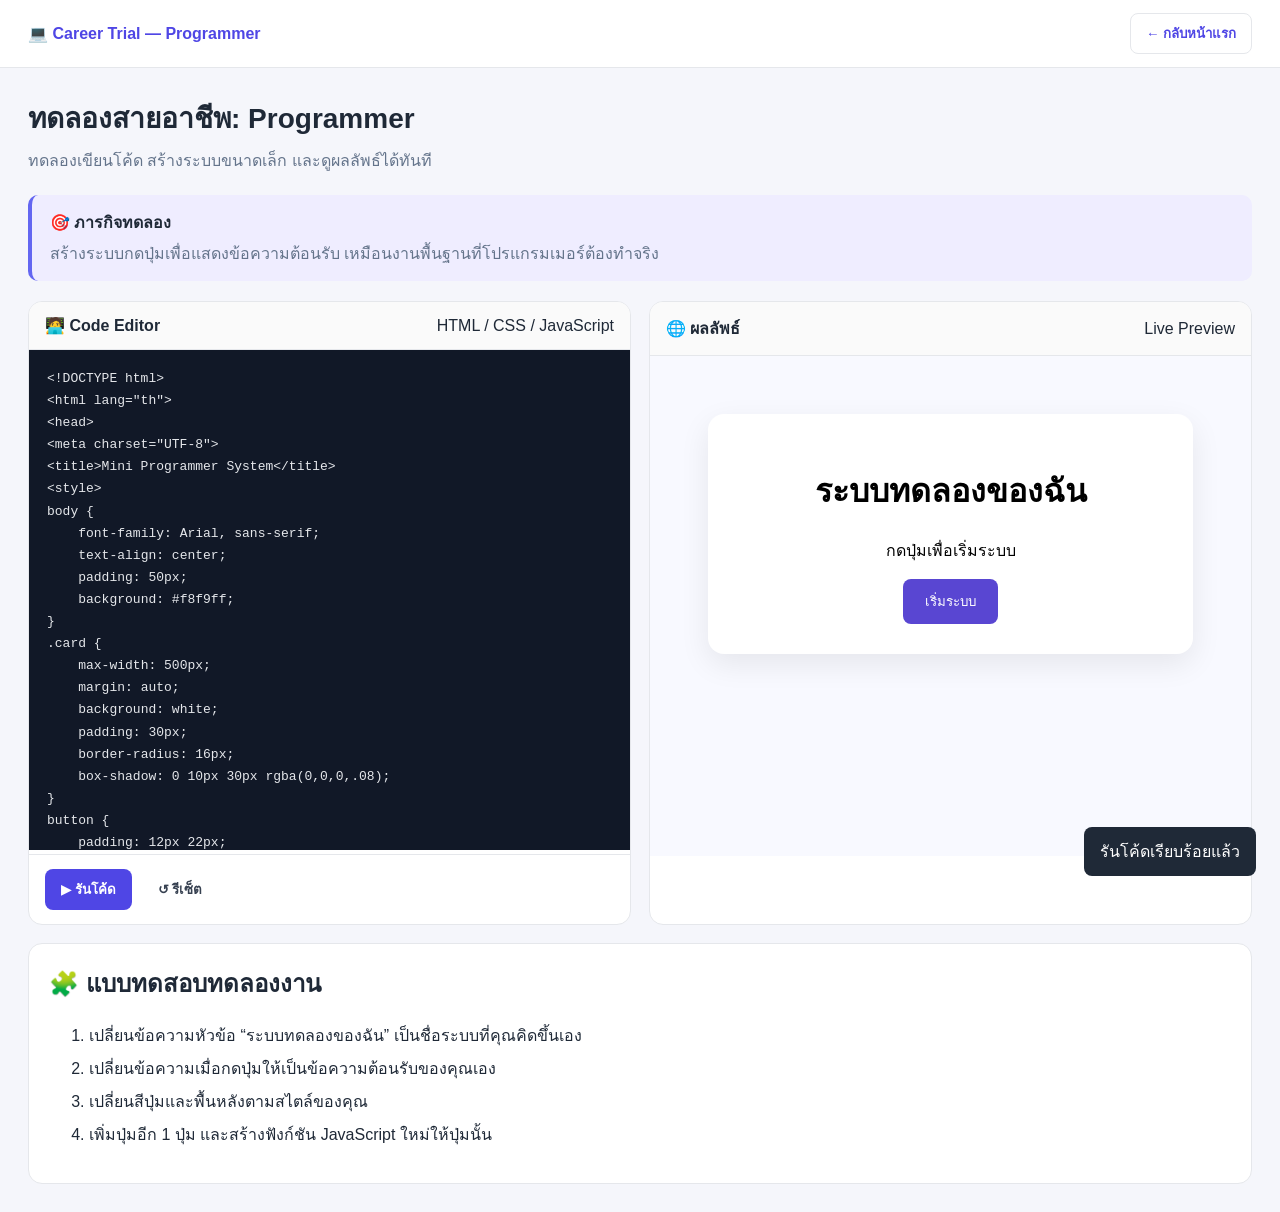
<file: career-trial.html>
<!DOCTYPE html>
<html lang="th">
<head>
<meta charset="UTF-8">
<meta name="viewport" content="width=device-width, initial-scale=1.0">
<title>ทดลองสายอาชีพ - Programmer</title>
<style>
*{box-sizing:border-box}
body{
    margin:0;
    font-family:Arial,"Noto Sans Thai",sans-serif;
    background:#f5f6fb;
    color:#1f2937;
}
.topbar{
    height:68px;
    background:#fff;
    border-bottom:1px solid #e5e7eb;
    display:flex;
    align-items:center;
    justify-content:space-between;
    padding:0 28px;
}
.brand{
    font-weight:800;
    color:#4f46e5;
}
.back-button{
    border:1px solid #e5e7eb;
    background:#fff;
    color:#4f46e5;
    padding:9px 15px;
    border-radius:8px;
    cursor:pointer;
    font-weight:700;
}
.page{
    max-width:1400px;
    margin:auto;
    padding:28px;
}
.header{
    margin-bottom:22px;
}
.header h1{
    margin:0;
    font-size:28px;
}
.header p{
    margin:8px 0 0;
    color:#64748b;
}
.info{
    background:#efedff;
    border-left:4px solid #6366f1;
    padding:15px 18px;
    border-radius:10px;
    margin-bottom:20px;
}
.workspace{
    display:grid;
    grid-template-columns:1fr 1fr;
    gap:18px;
}
.panel{
    background:#fff;
    border:1px solid #e5e7eb;
    border-radius:14px;
    overflow:hidden;
}
.panel-header{
    padding:14px 16px;
    border-bottom:1px solid #e5e7eb;
    background:#fafafa;
    display:flex;
    align-items:center;
    justify-content:space-between;
}
.editor{
    width:100%;
    height:500px;
    resize:none;
    border:0;
    outline:0;
    padding:18px;
    background:#111827;
    color:#e5e7eb;
    font:13px/1.7 Consolas,Monaco,monospace;
}
.preview{
    width:100%;
    height:500px;
    border:0;
    background:#fff;
}
.actions{
    padding:14px 16px;
    display:flex;
    gap:10px;
    border-top:1px solid #e5e7eb;
}
button.action{
    border:0;
    border-radius:8px;
    padding:10px 16px;
    cursor:pointer;
    font-weight:700;
}
.run{
    background:#4f46e5;
    color:#fff;
}
.reset{
    border:1px solid #d1d5db;
    background:#fff;
    color:#374151;
}
.challenge{
    margin-top:18px;
    background:#fff;
    border:1px solid #e5e7eb;
    border-radius:14px;
    padding:20px;
}
.challenge h2{
    margin-top:0;
}
.challenge li{
    margin:8px 0;
}
.toast{
    position:fixed;
    right:24px;
    bottom:24px;
    background:#1f2937;
    color:#fff;
    padding:12px 16px;
    border-radius:8px;
    display:none;
}
@media(max-width:900px){
    .workspace{grid-template-columns:1fr}
    .page{padding:18px}
}
</style>
</head>
<body>

<div class="topbar">
    <div class="brand">💻 Career Trial — Programmer</div>
    <button class="back-button" onclick="window.location.href='index.html'">
        ← กลับหน้าแรก
    </button>
</div>

<main class="page">
    <div class="header">
        <h1>ทดลองสายอาชีพ: Programmer</h1>
        <p>ทดลองเขียนโค้ด สร้างระบบขนาดเล็ก และดูผลลัพธ์ได้ทันที</p>
    </div>

    <div class="info">
        <strong>🎯 ภารกิจทดลอง</strong>
        <div style="margin-top:6px;color:#64748b;">
            สร้างระบบกดปุ่มเพื่อแสดงข้อความต้อนรับ
            เหมือนงานพื้นฐานที่โปรแกรมเมอร์ต้องทำจริง
        </div>
    </div>

    <div class="workspace">
        <section class="panel">
            <div class="panel-header">
                <strong>🧑‍💻 Code Editor</strong>
                <span>HTML / CSS / JavaScript</span>
            </div>

            <textarea id="codeEditor" class="editor" spellcheck="false"><!DOCTYPE html>
<html lang="th">
<head>
<meta charset="UTF-8">
<title>Mini Programmer System</title>
<style>
body {
    font-family: Arial, sans-serif;
    text-align: center;
    padding: 50px;
    background: #f8f9ff;
}
.card {
    max-width: 500px;
    margin: auto;
    background: white;
    padding: 30px;
    border-radius: 16px;
    box-shadow: 0 10px 30px rgba(0,0,0,.08);
}
button {
    padding: 12px 22px;
    border: 0;
    border-radius: 8px;
    background: #5946d2;
    color: white;
    cursor: pointer;
}
</style>
</head>

<body>
<div class="card">
    <h1>ระบบทดลองของฉัน</h1>
    <p id="message">กดปุ่มเพื่อเริ่มระบบ</p>
    <button onclick="startSystem()">เริ่มระบบ</button>
</div>

<script>
function startSystem() {
    document.getElementById("message").textContent =
        "ยินดีต้อนรับสู่โลกของโปรแกรมเมอร์! 🚀";
}
</script>
</body>
</html></textarea>

            <div class="actions">
                <button class="action run" onclick="runCode()">▶ รันโค้ด</button>
                <button class="action reset" onclick="resetCode()">↺ รีเซ็ต</button>
            </div>
        </section>

        <section class="panel">
            <div class="panel-header">
                <strong>🌐 ผลลัพธ์</strong>
                <span>Live Preview</span>
            </div>
            <iframe id="preview" class="preview" title="Code Preview"></iframe>
        </section>
    </div>

    <section class="challenge">
        <h2>🧩 แบบทดสอบทดลองงาน</h2>
        <ol>
            <li>เปลี่ยนข้อความหัวข้อ “ระบบทดลองของฉัน” เป็นชื่อระบบที่คุณคิดขึ้นเอง</li>
            <li>เปลี่ยนข้อความเมื่อกดปุ่มให้เป็นข้อความต้อนรับของคุณเอง</li>
            <li>เปลี่ยนสีปุ่มและพื้นหลังตามสไตล์ของคุณ</li>
            <li>เพิ่มปุ่มอีก 1 ปุ่ม และสร้างฟังก์ชัน JavaScript ใหม่ให้ปุ่มนั้น</li>
        </ol>
    </section>
</main>

<div id="toast" class="toast"></div>

<script>
const defaultCode = document.getElementById("codeEditor").value;

function runCode(){
    const code = document.getElementById("codeEditor").value;
    document.getElementById("preview").srcdoc = code;
    showToast("รันโค้ดเรียบร้อยแล้ว");
}

function resetCode(){
    document.getElementById("codeEditor").value = defaultCode;
    runCode();
}

function showToast(message){
    const toast = document.getElementById("toast");
    toast.textContent = message;
    toast.style.display = "block";
    clearTimeout(window.toastTimer);
    window.toastTimer = setTimeout(() => {
        toast.style.display = "none";
    }, 2200);
}

window.addEventListener("DOMContentLoaded", runCode);
</script>

</body>
</html>
</file>
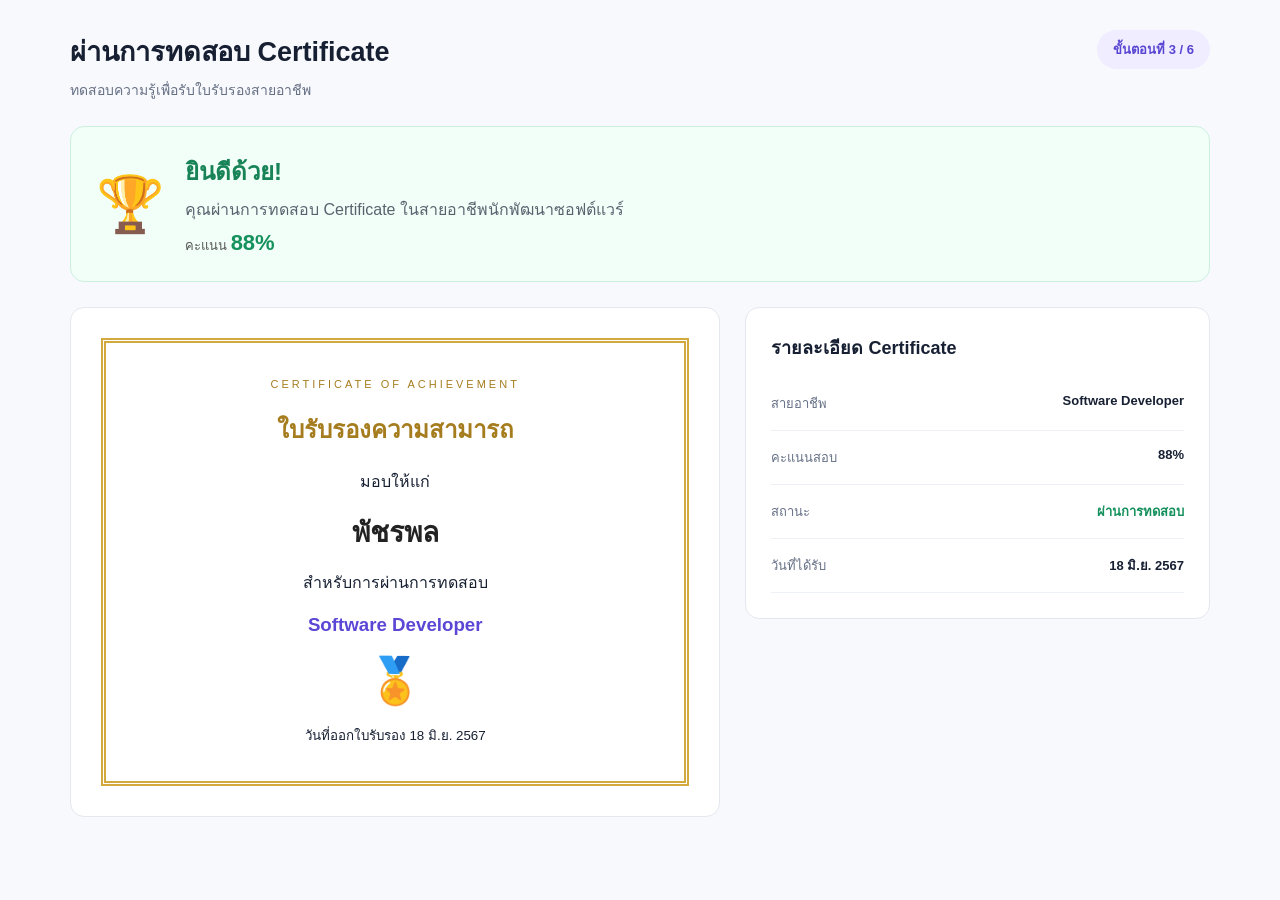
<file: certificate.html>
<!DOCTYPE html>
<html lang="th">
<head>
    <meta charset="UTF-8">
    <meta name="viewport" content="width=device-width, initial-scale=1.0">

    <title>Certificate</title>

    <link rel="stylesheet" href="style.css">
</head>

<body>

<div class="page">

    <header class="top-header">

        <div>
            <h1>ผ่านการทดสอบ Certificate</h1>
            <p>ทดสอบความรู้เพื่อรับใบรับรองสายอาชีพ</p>
        </div>

        <div class="step-badge">
            ขั้นตอนที่ 3 / 6
        </div>

    </header>


    <div class="certificate-result">

        <div class="certificate-icon">
            🏆
        </div>

        <div>
            <h2>ยินดีด้วย!</h2>

            <p>
                คุณผ่านการทดสอบ Certificate
                ในสายอาชีพนักพัฒนาซอฟต์แวร์
            </p>

            <div class="score">
                คะแนน <strong>88%</strong>
            </div>
        </div>

    </div>


    <div class="certificate-layout">

        <div class="certificate-preview">

            <div class="certificate-border">

                <div class="small-title">
                    CERTIFICATE OF ACHIEVEMENT
                </div>

                <h2>ใบรับรองความสามารถ</h2>

                <p>มอบให้แก่</p>

                <h1>พัชรพล</h1>

                <p>
                    สำหรับการผ่านการทดสอบ
                </p>

                <h3>
                    Software Developer
                </h3>

                <div class="certificate-seal">
                    🏅
                </div>

                <small>
                    วันที่ออกใบรับรอง 18 มิ.ย. 2567
                </small>

            </div>

        </div>


        <div class="certificate-info">

            <h2>รายละเอียด Certificate</h2>

            <div class="detail-row">
                <span>สายอาชีพ</span>
                <strong>Software Developer</strong>
            </div>

            <div class="detail-row">
                <span>คะแนนสอบ</span>
                <strong>88%</strong>
            </div>

            <div class="detail-row">
                <span>สถานะ</span>
                <strong class="success">ผ่านการทดสอบ</strong>
            </div>

            <div class="detail-row">
                <span>วันที่ได้รับ</span>
                <strong>18 มิ.ย. 2567</strong>
            </div>

        </div>

    </div>

</div>

</body>
</html>
</file>
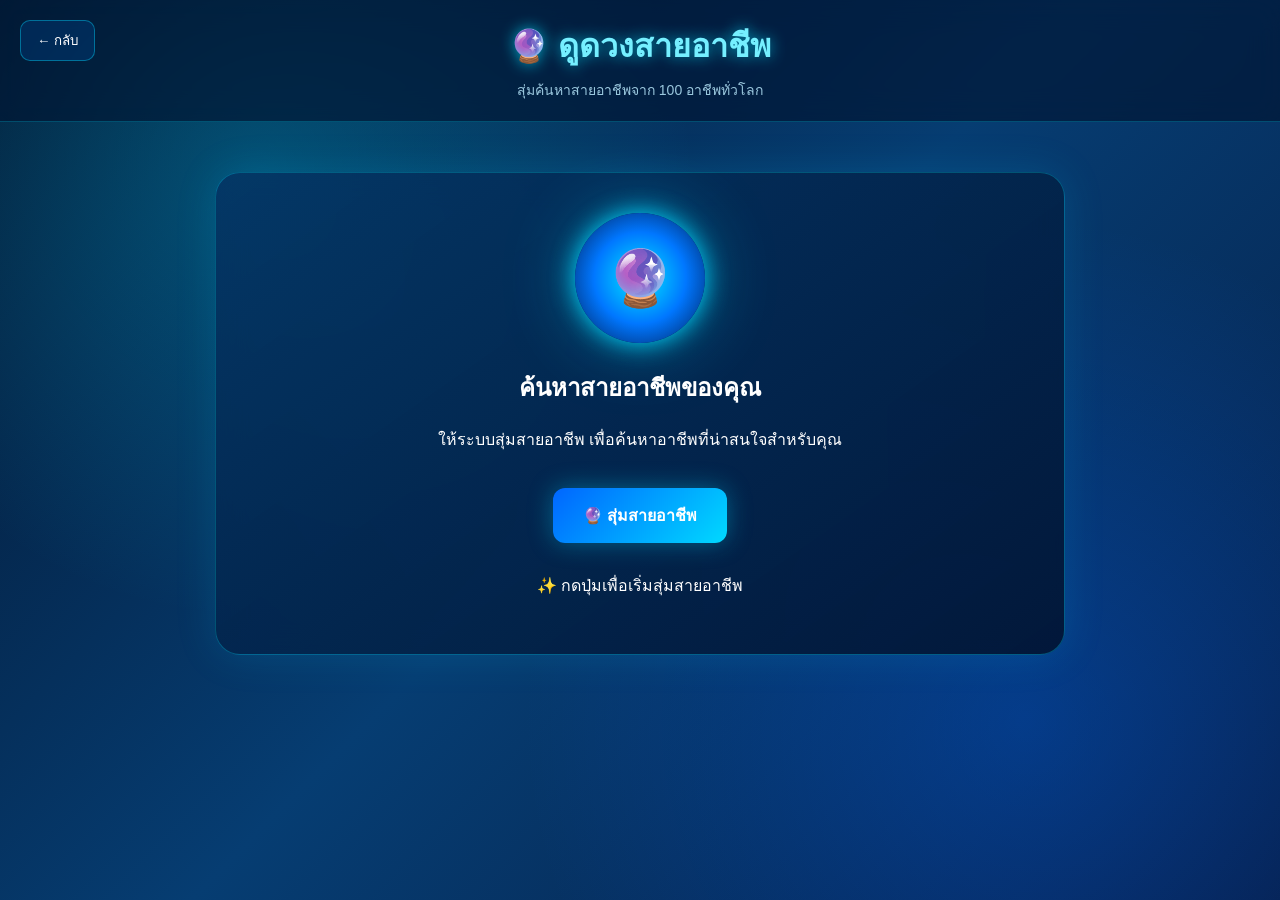
<file: fortune.html>
<!DOCTYPE html>
<html lang="th">

<head>

<meta charset="UTF-8">

<meta name="viewport"
      content="width=device-width, initial-scale=1.0">

<title>🔮 ดูดวงสายอาชีพ</title>

<style>

* {
    box-sizing: border-box;
}

body {

    margin: 0;

    min-height: 100vh;

    font-family:
        Arial,
        "Noto Sans Thai",
        sans-serif;

    color: white;

    background:
        radial-gradient(
            circle at 20% 20%,
            rgba(0, 217, 255, 0.25),
            transparent 35%
        ),

        radial-gradient(
            circle at 80% 80%,
            rgba(0, 102, 255, 0.30),
            transparent 40%
        ),

        linear-gradient(
            135deg,
            #03152f,
            #063d72,
            #071d46
        );

}


/* =========================
   HEADER
========================= */

header {

    padding: 20px;

    text-align: center;

    border-bottom:
        1px solid
        rgba(0, 220, 255, .25);

    background:
        rgba(0, 20, 50, .65);

    backdrop-filter:
        blur(15px);

}

header h1 {

    margin: 0;

    color: #75efff;

    text-shadow:
        0 0 15px
        rgba(0, 225, 255, .7);

}

header p {

    margin:
        8px 0 0;

    color: #9bc9df;

    font-size: 14px;

}


/* =========================
   BACK BUTTON
========================= */

.back-button {

    position: absolute;

    left: 20px;

    top: 20px;

    padding:
        9px 16px;

    border-radius: 10px;

    border:
        1px solid
        rgba(0, 220, 255, .4);

    background:
        rgba(0, 120, 255, .15);

    color: white;

    cursor: pointer;

}

.back-button:hover {

    background:
        rgba(0, 200, 255, .25);

}


/* =========================
   MAIN
========================= */

.container {

    width: 90%;

    max-width: 850px;

    margin:
        50px auto;

    text-align: center;

}


.fortune-card {

    padding: 40px 25px;

    border-radius: 25px;

    background:
        linear-gradient(
            145deg,
            rgba(4, 52, 100, .85),
            rgba(2, 20, 50, .9)
        );

    border:
        1px solid
        rgba(0, 220, 255, .3);

    box-shadow:
        0 0 40px
        rgba(0, 200, 255, .15);

    backdrop-filter:
        blur(15px);

}


/* =========================
   ORB
========================= */

.orb {

    width: 130px;

    height: 130px;

    margin:
        0 auto 25px;

    border-radius: 50%;

    display: flex;

    align-items: center;

    justify-content: center;

    font-size: 55px;

    background:
        radial-gradient(
            circle,
            #00eaff,
            #0077ff 50%,
            #031b50
        );

    box-shadow:
        0 0 25px #00d9ff,
        0 0 70px
        rgba(0, 217, 255, .4);

    animation:
        floating 3s infinite ease-in-out;

}


@keyframes floating {

    0%,100% {
        transform:
            translateY(0);
    }

    50% {
        transform:
            translateY(-10px);
    }

}


/* =========================
   BUTTON
========================= */

.random-button {

    margin-top: 20px;

    padding:
        15px 30px;

    border: none;

    border-radius: 12px;

    color: white;

    font-size: 16px;

    font-weight: bold;

    cursor: pointer;

    background:
        linear-gradient(
            135deg,
            #0066ff,
            #00d9ff
        );

    box-shadow:
        0 0 25px
        rgba(0, 217, 255, .35);

    transition: .2s;

}


.random-button:hover {

    transform:
        translateY(-3px);

    box-shadow:
        0 0 35px
        rgba(0, 217, 255, .6);

}


/* =========================
   RESULT
========================= */

#result {

    margin-top: 30px;

}


.career-result {

    padding: 25px;

    border-radius: 18px;

    background:
        rgba(0, 140, 255, .10);

    border:
        1px solid
        rgba(0, 220, 255, .35);

    animation:
        appear .5s ease;

}


@keyframes appear {

    from {

        opacity: 0;

        transform:
            translateY(15px);

    }

    to {

        opacity: 1;

        transform:
            translateY(0);

    }

}


.career-icon {

    font-size: 70px;

    margin-bottom: 10px;

}


.career-name {

    margin:
        10px 0;

    font-size: 28px;

    color: #72efff;

    text-shadow:
        0 0 15px
        rgba(0, 220, 255, .5);

}


.career-description {

    color: #a8d4e8;

    line-height: 1.7;

    font-size: 16px;

}


/* =========================
   WORK DESCRIPTION
========================= */

.career-work {

    margin-top: 22px;

    padding: 20px;

    border-radius: 15px;

    background:
        rgba(0, 217, 255, .08);

    border:
        1px solid
        rgba(0, 220, 255, .25);

    text-align: left;

}


.career-work h3 {

    margin:
        0 0 10px;

    color: #72efff;

    font-size: 19px;

}


.career-work p {

    margin: 0;

    color: #c1e5f2;

    line-height: 1.8;

    font-size: 15px;

}


/* =========================
   RANDOM AGAIN
========================= */

.random-again {

    margin-top: 20px;

    padding:
        10px 20px;

    border-radius: 10px;

    border:
        1px solid
        #00d9ff;

    background:
        transparent;

    color: #72efff;

    cursor: pointer;

}


.random-again:hover {

    background:
        rgba(0, 217, 255, .15);

}


/* =========================
   MOBILE
========================= */

@media(max-width:600px) {

    .back-button {

        position: static;

        margin-bottom: 10px;

    }

    header {

        padding-top: 15px;

    }

    .container {

        margin-top: 30px;

    }

    .career-name {

        font-size: 23px;

    }

    .career-icon {

        font-size: 60px;

    }

}

</style>

</head>


<body>


<header>

<button
    class="back-button"
    onclick="goBack()">

    ← กลับ

</button>


<h1>
    🔮 ดูดวงสายอาชีพ
</h1>


<p>
    สุ่มค้นหาสายอาชีพจาก 100 อาชีพทั่วโลก
</p>

</header>



<main class="container">


<div class="fortune-card">


<div class="orb">
    🔮
</div>


<h2>
    ค้นหาสายอาชีพของคุณ
</h2>


<p>
    ให้ระบบสุ่มสายอาชีพ
    เพื่อค้นหาอาชีพที่น่าสนใจสำหรับคุณ
</p>


<button
    class="random-button"
    onclick="randomCareer()">

    🔮 สุ่มสายอาชีพ

</button>


<div id="result">

<p>
    ✨ กดปุ่มเพื่อเริ่มสุ่มสายอาชีพ
</p>

</div>


</div>

</main>



<script>


/* =====================================================
   100 GLOBAL CAREERS
===================================================== */

const careers = [

{
name:"Software Developer",
icon:"💻",
description:"พัฒนาโปรแกรมและระบบซอฟต์แวร์",
work:"เขียนโปรแกรม ออกแบบระบบ พัฒนาเว็บไซต์หรือแอปพลิเคชัน ตรวจสอบและแก้ไขข้อผิดพลาด และทำงานร่วมกับทีมเพื่อสร้างซอฟต์แวร์"
},

{
name:"Data Scientist",
icon:"📊",
description:"วิเคราะห์ข้อมูลและพัฒนาโมเดลข้อมูล",
work:"รวบรวม ทำความสะอาด และวิเคราะห์ข้อมูล ใช้สถิติและ Machine Learning เพื่อค้นหารูปแบบและนำข้อมูลมาช่วยสนับสนุนการตัดสินใจ"
},

{
name:"Artificial Intelligence Engineer",
icon:"🤖",
description:"พัฒนาเทคโนโลยีปัญญาประดิษฐ์",
work:"ออกแบบและพัฒนาระบบ AI ฝึกโมเดล Machine Learning เตรียมข้อมูล ทดสอบโมเดล และนำระบบ AI ไปใช้งานจริง"
},

{
name:"Cybersecurity Specialist",
icon:"🔐",
description:"ดูแลความปลอดภัยของระบบและข้อมูล",
work:"ตรวจสอบช่องโหว่ เฝ้าระวังภัยคุกคาม วิเคราะห์เหตุการณ์ด้านความปลอดภัย และวางมาตรการป้องกันข้อมูลและระบบ"
},

{
name:"UX/UI Designer",
icon:"🎨",
description:"ออกแบบประสบการณ์และส่วนติดต่อผู้ใช้งาน",
work:"ศึกษาพฤติกรรมผู้ใช้ ออกแบบหน้าจอเว็บไซต์หรือแอป สร้างต้นแบบ และทดสอบการใช้งานเพื่อให้ผลิตภัณฑ์ใช้งานง่าย"
},

{
name:"Digital Marketing Specialist",
icon:"📱",
description:"วางแผนการตลาดผ่านช่องทางดิจิทัล",
work:"วางแผนแคมเปญผ่านเว็บไซต์ Social Media และช่องทางออนไลน์ วิเคราะห์ผู้บริโภค และติดตามผลการตลาด"
},

{
name:"Business Analyst",
icon:"📈",
description:"วิเคราะห์ธุรกิจและกระบวนการทำงาน",
work:"เก็บข้อมูล วิเคราะห์ปัญหาและกระบวนการทำงาน แล้วพัฒนาแนวทางปรับปรุงเพื่อช่วยให้องค์กรมีประสิทธิภาพมากขึ้น"
},

{
name:"Project Manager",
icon:"📋",
description:"บริหารโครงการ ทีมงาน และทรัพยากร",
work:"วางแผนโครงการ กำหนดเวลาและงบประมาณ ประสานงานทีม ติดตามความคืบหน้า และจัดการความเสี่ยง"
},

{
name:"Financial Analyst",
icon:"💰",
description:"วิเคราะห์ข้อมูลทางการเงินและการลงทุน",
work:"วิเคราะห์งบการเงิน ข้อมูลตลาด และแนวโน้มทางเศรษฐกิจ เพื่อจัดทำรายงานและสนับสนุนการตัดสินใจด้านการเงิน"
},

{
name:"Accountant",
icon:"🧾",
description:"จัดทำและวิเคราะห์ข้อมูลบัญชี",
work:"บันทึกรายการทางบัญชี จัดทำงบการเงิน ตรวจสอบเอกสาร และจัดเตรียมข้อมูลเพื่อใช้ในการวางแผนทางการเงิน"
},

{
name:"Doctor",
icon:"👨‍⚕️",
description:"ดูแลและรักษาผู้ป่วย",
work:"ตรวจประเมินอาการ วินิจฉัยโรค วางแผนการรักษา ให้คำแนะนำด้านสุขภาพ และติดตามผลการรักษา"
},

{
name:"Nurse",
icon:"👩‍⚕️",
description:"ดูแลผู้ป่วยและสนับสนุนการรักษา",
work:"ดูแลผู้ป่วย ตรวจติดตามอาการ ให้การพยาบาล จัดเตรียมการรักษา และประสานงานกับทีมแพทย์"
},

{
name:"Pharmacist",
icon:"💊",
description:"ดูแลและให้คำแนะนำเกี่ยวกับยา",
work:"ตรวจสอบและจ่ายยา ให้คำแนะนำเกี่ยวกับการใช้ยา ตรวจสอบการใช้ยาร่วมกัน และให้ความรู้ด้านสุขภาพแก่ผู้รับบริการ"
},

{
name:"Psychologist",
icon:"🧠",
description:"ให้คำปรึกษาและศึกษาพฤติกรรมมนุษย์",
work:"ประเมินและศึกษาพฤติกรรม ให้คำปรึกษา ใช้เทคนิคทางจิตวิทยา และช่วยผู้รับบริการพัฒนาทักษะในการจัดการปัญหา"
},

{
name:"Teacher",
icon:"👨‍🏫",
description:"ถ่ายทอดความรู้และพัฒนาผู้เรียน",
work:"วางแผนการสอน ถ่ายทอดความรู้ จัดกิจกรรมการเรียนรู้ ประเมินผล และให้คำแนะนำเพื่อพัฒนาศักยภาพของผู้เรียน"
},

{
name:"Lawyer",
icon:"⚖️",
description:"ให้คำปรึกษาและดำเนินงานด้านกฎหมาย",
work:"ศึกษากฎหมาย วิเคราะห์ข้อเท็จจริง ให้คำปรึกษาทางกฎหมาย จัดทำเอกสาร และดำเนินงานด้านกฎหมายตามกรณี"
},

{
name:"Architect",
icon:"🏛️",
description:"ออกแบบอาคารและพื้นที่",
work:"ออกแบบอาคารและพื้นที่ จัดทำแบบ นำเสนอแนวคิด ประสานงานกับวิศวกรและผู้รับเหมา และติดตามงานก่อสร้าง"
},

{
name:"Civil Engineer",
icon:"🏗️",
description:"ออกแบบและพัฒนาโครงสร้างพื้นฐาน",
work:"ออกแบบและตรวจสอบโครงสร้าง ถนน อาคาร สะพาน และระบบสาธารณูปโภค พร้อมควบคุมงานให้เป็นไปตามมาตรฐาน"
},

{
name:"Mechanical Engineer",
icon:"⚙️",
description:"ออกแบบและพัฒนาเครื่องจักร",
work:"ออกแบบเครื่องจักรและระบบกลไก วิเคราะห์การทำงาน ทดสอบต้นแบบ และปรับปรุงประสิทธิภาพของเครื่องจักร"
},

{
name:"Electrical Engineer",
icon:"⚡",
description:"ออกแบบระบบไฟฟ้าและอุปกรณ์อิเล็กทรอนิกส์",
work:"ออกแบบระบบไฟฟ้า ตรวจสอบวงจร วางระบบพลังงาน และแก้ไขปัญหาเกี่ยวกับอุปกรณ์ไฟฟ้า"
},

{
name:"Robotics Engineer",
icon:"🦾",
description:"ออกแบบและพัฒนาหุ่นยนต์",
work:"ออกแบบกลไก ระบบควบคุม และซอฟต์แวร์ของหุ่นยนต์ ทดสอบการทำงาน และพัฒนาหุ่นยนต์ให้ทำงานตามเป้าหมาย"
},

{
name:"Environmental Scientist",
icon:"🌱",
description:"ศึกษาและแก้ไขปัญหาสิ่งแวดล้อม",
work:"ศึกษาสภาพแวดล้อม เก็บและวิเคราะห์ข้อมูล ประเมินผลกระทบ และพัฒนาแนวทางลดผลกระทบต่อธรรมชาติ"
},

{
name:"Chef",
icon:"👨‍🍳",
description:"สร้างสรรค์และประกอบอาหาร",
work:"วางแผนเมนู เตรียมวัตถุดิบ ปรุงอาหาร ควบคุมคุณภาพและรสชาติ รวมถึงดูแลมาตรฐานความสะอาดของครัว"
},

{
name:"Graphic Designer",
icon:"🖌️",
description:"สร้างสรรค์งานออกแบบกราฟิก",
work:"ออกแบบโลโก้ โปสเตอร์ สื่อโฆษณา และสื่อดิจิทัล โดยใช้หลักศิลปะและการสื่อสารเพื่อถ่ายทอดแนวคิด"
},

{
name:"Photographer",
icon:"📷",
description:"สร้างสรรค์ภาพถ่ายเพื่อการสื่อสาร",
work:"วางแผนการถ่ายภาพ จัดแสง มุมกล้อง และองค์ประกอบ รวมถึงตกแต่งภาพหลังการถ่าย"
},

{
name:"Film Director",
icon:"🎬",
description:"กำกับภาพยนตร์และงานวิดีโอ",
work:"กำหนดแนวทางของภาพยนตร์ ทำงานร่วมกับนักแสดงและทีมงาน ควบคุมการถ่ายทำ และดูแลภาพรวมของผลงาน"
},

{
name:"Game Developer",
icon:"🎮",
description:"พัฒนาเกมและประสบการณ์ Interactive",
work:"ออกแบบระบบเกม เขียนโปรแกรม พัฒนากลไกการเล่น สร้างระบบตัวละครและฉาก และทดสอบเกม"
},

{
name:"Entrepreneur",
icon:"🚀",
description:"สร้างและบริหารธุรกิจ",
work:"ค้นหาโอกาสทางธุรกิจ พัฒนาผลิตภัณฑ์ วางแผนธุรกิจ บริหารทีม การเงิน และการตลาด"
},

{
name:"Pilot",
icon:"✈️",
description:"ควบคุมและปฏิบัติการบิน",
work:"เตรียมความพร้อมก่อนบิน ควบคุมอากาศยาน ปฏิบัติตามขั้นตอนความปลอดภัย และประสานงานกับหน่วยงานที่เกี่ยวข้อง"
},

{
name:"Translator",
icon:"🌍",
description:"แปลภาษาและช่วยสื่อสารระหว่างวัฒนธรรม",
work:"แปลเอกสาร เนื้อหา หรือบทสนทนาระหว่างภาษา โดยคำนึงถึงความถูกต้อง บริบท และวัฒนธรรม"
},

/* 31 */

{
name:"Journalist",
icon:"📰",
description:"ค้นคว้าและนำเสนอข่าวสาร",
work:"ค้นหาข้อมูล สัมภาษณ์แหล่งข่าว ตรวจสอบข้อเท็จจริง และเขียนหรือนำเสนอข่าวผ่านสื่อรูปแบบต่าง ๆ"
},

{
name:"Content Creator",
icon:"🎥",
description:"สร้างเนื้อหาสำหรับสื่อดิจิทัล",
work:"คิดหัวข้อ วางแผน ผลิต และเผยแพร่เนื้อหา เช่น วิดีโอ ภาพ บทความ หรือ Podcast ผ่านแพลตฟอร์มออนไลน์"
},

{
name:"Social Media Manager",
icon:"📲",
description:"บริหารช่องทาง Social Media",
work:"วางแผนเนื้อหา ดูแลบัญชี Social Media วิเคราะห์ผลตอบรับ และสื่อสารกับผู้ติดตาม"
},

{
name:"Public Relations Specialist",
icon:"📣",
description:"ดูแลภาพลักษณ์และการประชาสัมพันธ์องค์กร",
work:"วางแผนประชาสัมพันธ์ สร้างข่าวสาร ประสานงานกับสื่อ และดูแลความสัมพันธ์ระหว่างองค์กรกับสาธารณชน"
},

{
name:"Human Resources Manager",
icon:"👥",
description:"บริหารบุคลากรในองค์กร",
work:"วางแผนอัตรากำลัง สรรหาและพัฒนาพนักงาน ดูแลนโยบายบุคลากร และสนับสนุนวัฒนธรรมองค์กร"
},

{
name:"Recruiter",
icon:"🔎",
description:"สรรหาและคัดเลือกบุคลากร",
work:"ค้นหาผู้สมัคร สัมภาษณ์ ประเมินคุณสมบัติ และประสานงานกระบวนการรับพนักงานใหม่"
},

{
name:"Sales Manager",
icon:"💼",
description:"บริหารทีมและกลยุทธ์การขาย",
work:"กำหนดเป้าหมายการขาย วางกลยุทธ์ ดูแลทีมขาย วิเคราะห์ยอดขาย และสร้างความสัมพันธ์กับลูกค้า"
},

{
name:"Customer Service Representative",
icon:"🎧",
description:"ดูแลและให้บริการลูกค้า",
work:"ตอบคำถาม รับเรื่องร้องเรียน แก้ไขปัญหา และช่วยเหลือลูกค้าผ่านโทรศัพท์ แชต หรือช่องทางออนไลน์"
},

{
name:"Product Manager",
icon:"📦",
description:"บริหารผลิตภัณฑ์",
work:"ศึกษาความต้องการของตลาด กำหนดทิศทางผลิตภัณฑ์ ประสานงานทีม และติดตามการพัฒนาผลิตภัณฑ์"
},

{
name:"Supply Chain Manager",
icon:"🚚",
description:"บริหารห่วงโซ่อุปทาน",
work:"วางแผนการจัดซื้อ การผลิต การขนส่ง และคลังสินค้า เพื่อให้สินค้าเคลื่อนที่ได้อย่างมีประสิทธิภาพ"
},

{
name:"Logistics Coordinator",
icon:"🚛",
description:"ประสานงานด้านโลจิสติกส์",
work:"จัดตารางการขนส่ง ประสานงานกับผู้ให้บริการ ตรวจสอบสถานะสินค้า และแก้ไขปัญหาด้านการจัดส่ง"
},

{
name:"Economist",
icon:"🌐",
description:"วิเคราะห์ระบบเศรษฐกิจ",
work:"ศึกษาข้อมูลเศรษฐกิจ วิเคราะห์แนวโน้ม สร้างแบบจำลอง และจัดทำข้อเสนอหรือรายงานด้านเศรษฐกิจ"
},

{
name:"Investment Analyst",
icon:"📉",
description:"วิเคราะห์การลงทุน",
work:"ศึกษาบริษัท ตลาด และสินทรัพย์ วิเคราะห์ความเสี่ยงและผลตอบแทน และจัดทำข้อมูลเพื่อประกอบการลงทุน"
},

{
name:"Actuary",
icon:"🧮",
description:"วิเคราะห์ความเสี่ยงทางการเงิน",
work:"ใช้คณิตศาสตร์และสถิติวิเคราะห์ความเสี่ยง คำนวณความน่าจะเป็น และประเมินต้นทุนหรือความเสี่ยงทางการเงิน"
},

{
name:"Banker",
icon:"🏦",
description:"ให้บริการและบริหารงานด้านธนาคาร",
work:"ให้บริการทางการเงิน วิเคราะห์สินเชื่อ ดูแลบัญชี และให้คำแนะนำเกี่ยวกับผลิตภัณฑ์ทางการเงิน"
},

{
name:"Real Estate Agent",
icon:"🏠",
description:"ให้บริการซื้อขายและเช่าอสังหาริมทรัพย์",
work:"นำเสนออสังหาริมทรัพย์ ติดต่อผู้ซื้อและผู้ขาย นัดชมสถานที่ และช่วยประสานงานด้านเอกสาร"
},

{
name:"Interior Designer",
icon:"🛋️",
description:"ออกแบบพื้นที่ภายใน",
work:"ออกแบบการจัดวางพื้นที่ เลือกวัสดุ สี เฟอร์นิเจอร์ และองค์ประกอบต่าง ๆ ให้เหมาะกับการใช้งานและความสวยงาม"
},

{
name:"Fashion Designer",
icon:"👗",
description:"ออกแบบเสื้อผ้าและแฟชั่น",
work:"คิดคอนเซปต์ ออกแบบเสื้อผ้า เลือกวัสดุ ทำแบบ และประสานงานกับทีมผลิต"
},

{
name:"Fashion Stylist",
icon:"👠",
description:"จัดสไตล์เสื้อผ้าและภาพลักษณ์",
work:"เลือกเสื้อผ้า เครื่องประดับ และองค์ประกอบต่าง ๆ ให้เหมาะกับบุคคล งานถ่ายภาพ หรือกิจกรรม"
},

{
name:"Dentist",
icon:"🦷",
description:"ดูแลสุขภาพช่องปากและฟัน",
work:"ตรวจสุขภาพช่องปาก วินิจฉัยปัญหาฟัน ให้การรักษา และให้คำแนะนำในการดูแลช่องปาก"
},

{
name:"Veterinarian",
icon:"🐶",
description:"ดูแลและรักษาสัตว์",
work:"ตรวจวินิจฉัยโรค รักษาและป้องกันโรคในสัตว์ รวมถึงให้คำแนะนำเจ้าของเกี่ยวกับการดูแลสัตว์"
},

{
name:"Physical Therapist",
icon:"🏃",
description:"ฟื้นฟูการเคลื่อนไหวของร่างกาย",
work:"ประเมินการเคลื่อนไหว วางแผนการฟื้นฟู และออกแบบการออกกำลังกายเพื่อช่วยให้ผู้รับบริการกลับมาเคลื่อนไหวได้ดีขึ้น"
},

{
name:"Nutritionist",
icon:"🥗",
description:"ให้คำแนะนำด้านโภชนาการ",
work:"ประเมินพฤติกรรมการรับประทานอาหาร วางแผนโภชนาการ และให้คำแนะนำเกี่ยวกับอาหารและสุขภาพ"
},

{
name:"Biologist",
icon:"🧬",
description:"ศึกษาสิ่งมีชีวิตและกระบวนการทางชีวภาพ",
work:"เก็บข้อมูลหรือทำการทดลอง ศึกษาสิ่งมีชีวิต วิเคราะห์ผล และจัดทำรายงานทางวิทยาศาสตร์"
},

{
name:"Chemist",
icon:"⚗️",
description:"ศึกษาสารและปฏิกิริยาทางเคมี",
work:"ทดลองและวิเคราะห์สาร พัฒนาผลิตภัณฑ์ ตรวจสอบคุณภาพ และศึกษาปฏิกิริยาทางเคมี"
},

{
name:"Physicist",
icon:"🔭",
description:"ศึกษากฎและปรากฏการณ์ทางฟิสิกส์",
work:"ทำการทดลอง วิเคราะห์ข้อมูล สร้างแบบจำลอง และศึกษาปรากฏการณ์ทางธรรมชาติ"
},

{
name:"Astronomer",
icon:"🌌",
description:"ศึกษาดวงดาวและจักรวาล",
work:"สังเกตและวิเคราะห์วัตถุท้องฟ้า ใช้ข้อมูลจากกล้องโทรทรรศน์และแบบจำลองเพื่อศึกษาจักรวาล"
},

{
name:"Geologist",
icon:"🪨",
description:"ศึกษาโลกและโครงสร้างทางธรณีวิทยา",
work:"ศึกษาหิน แร่ และชั้นโครงสร้างโลก เก็บตัวอย่าง วิเคราะห์ข้อมูล และประเมินกระบวนการทางธรณีวิทยา"
},

{
name:"Marine Biologist",
icon:"🐋",
description:"ศึกษาสิ่งมีชีวิตในทะเล",
work:"ศึกษาระบบนิเวศทางทะเล เก็บตัวอย่าง วิเคราะห์สิ่งมีชีวิต และติดตามการเปลี่ยนแปลงของมหาสมุทร"
},

{
name:"Agricultural Scientist",
icon:"🌾",
description:"พัฒนาความรู้ด้านการเกษตร",
work:"ศึกษาพืช ดิน และระบบการผลิต พัฒนาเทคนิคการเกษตร และทดลองวิธีเพิ่มประสิทธิภาพการผลิต"
},

{
name:"Farmer",
icon:"👨‍🌾",
description:"ผลิตพืชหรือเลี้ยงสัตว์เพื่อการเกษตร",
work:"เตรียมพื้นที่ ดูแลพืชหรือสัตว์ จัดการผลผลิต และวางแผนการผลิตให้เหมาะกับสภาพแวดล้อมและตลาด"
},

{
name:"Urban Planner",
icon:"🏙️",
description:"วางแผนการพัฒนาเมือง",
work:"ศึกษาการใช้พื้นที่ ประชากร และระบบคมนาคม แล้ววางแผนการพัฒนาเมืองให้เหมาะสมและยั่งยืน"
},

{
name:"Construction Manager",
icon:"👷",
description:"บริหารงานก่อสร้าง",
work:"วางแผนงานก่อสร้าง ควบคุมทีม ตรวจสอบเวลา งบประมาณ คุณภาพ และความปลอดภัยของโครงการ"
},

{
name:"Surveyor",
icon:"📐",
description:"สำรวจและวัดพื้นที่",
work:"ใช้เครื่องมือสำรวจเพื่อเก็บข้อมูลตำแหน่ง ระยะ และระดับของพื้นที่ แล้วจัดทำข้อมูลสำหรับงานก่อสร้างหรือพัฒนาโครงการ"
},

{
name:"Automotive Engineer",
icon:"🚗",
description:"พัฒนาและออกแบบยานยนต์",
work:"ออกแบบและทดสอบระบบรถยนต์ พัฒนาเครื่องยนต์ ระบบขับเคลื่อน และเทคโนโลยีด้านยานยนต์"
},

{
name:"Aerospace Engineer",
icon:"🚀",
description:"พัฒนาเครื่องบินและยานอวกาศ",
work:"ออกแบบ วิเคราะห์ และทดสอบอากาศยานหรือยานอวกาศ รวมถึงระบบขับเคลื่อนและโครงสร้าง"
},

{
name:"Marine Engineer",
icon:"🚢",
description:"ดูแลระบบเครื่องจักรของเรือ",
work:"ออกแบบ ตรวจสอบ และบำรุงรักษาระบบเครื่องยนต์และเครื่องจักรบนเรือ"
},

{
name:"Flight Attendant",
icon:"🛫",
description:"ดูแลผู้โดยสารบนเครื่องบิน",
work:"ดูแลความปลอดภัย ให้บริการผู้โดยสาร และจัดการสถานการณ์ต่าง ๆ ระหว่างเที่ยวบิน"
},

{
name:"Air Traffic Controller",
icon:"🛩️",
description:"ควบคุมและจัดการการจราจรทางอากาศ",
work:"ติดตามตำแหน่งอากาศยาน สื่อสารกับนักบิน และจัดลำดับการขึ้นลงเพื่อให้การบินปลอดภัยและเป็นระบบ"
},

{
name:"Chef de Cuisine",
icon:"🍳",
description:"บริหารครัวและทีมเชฟ",
work:"วางแผนเมนู ควบคุมคุณภาพอาหาร บริหารทีมครัว และดูแลมาตรฐานการทำงานของห้องอาหาร"
},

{
name:"Baker",
icon:"🥐",
description:"ผลิตขนมอบและเบเกอรี่",
work:"เตรียมส่วนผสม ผสมและอบขนม ควบคุมอุณหภูมิและเวลา รวมถึงตกแต่งผลิตภัณฑ์"
},

{
name:"Barista",
icon:"☕",
description:"ชงและให้บริการเครื่องดื่มกาแฟ",
work:"เตรียมกาแฟ ชงเครื่องดื่ม ดูแลอุปกรณ์ และให้บริการลูกค้า"
},

{
name:"Hotel Manager",
icon:"🏨",
description:"บริหารกิจการโรงแรม",
work:"ดูแลการดำเนินงานของโรงแรม บริหารพนักงาน ห้องพัก การบริการ และประสบการณ์ของผู้เข้าพัก"
},

{
name:"Tour Guide",
icon:"🗺️",
description:"นำเที่ยวและให้ข้อมูลสถานที่",
work:"นำกลุ่มนักท่องเที่ยว อธิบายประวัติและข้อมูลของสถานที่ ดูแลความปลอดภัย และช่วยจัดการระหว่างการเดินทาง"
},

{
name:"Travel Consultant",
icon:"🌴",
description:"ให้คำแนะนำด้านการเดินทาง",
work:"ช่วยลูกค้าวางแผนท่องเที่ยว แนะนำเส้นทาง ที่พัก กิจกรรม และจัดเตรียมข้อมูลการเดินทาง"
},

{
name:"Event Planner",
icon:"🎪",
description:"วางแผนและจัดกิจกรรม",
work:"ออกแบบรูปแบบงาน จัดงบประมาณ ประสานสถานที่ ผู้ให้บริการ และดูแลการจัดงานให้เป็นไปตามแผน"
},

{
name:"Music Producer",
icon:"🎵",
description:"ผลิตและดูแลงานเพลง",
work:"วางแนวทางเพลง ทำงานร่วมกับศิลปินและนักดนตรี ควบคุมการบันทึกเสียง และดูแลกระบวนการผลิตเพลง"
},

{
name:"Musician",
icon:"🎸",
description:"สร้างสรรค์และแสดงดนตรี",
work:"ฝึกซ้อม สร้างหรือเรียบเรียงเพลง และแสดงดนตรีในคอนเสิร์ต สตูดิโอ หรือกิจกรรมต่าง ๆ"
},

{
name:"Singer",
icon:"🎤",
description:"ขับร้องและถ่ายทอดบทเพลง",
work:"ฝึกเสียง เตรียมเพลง บันทึกเสียง และแสดงต่อผู้ชมในงานหรือสื่อรูปแบบต่าง ๆ"
},

{
name:"Actor",
icon:"🎭",
description:"แสดงบทบาทในงานบันเทิง",
work:"ศึกษาบท ฝึกซ้อม ถ่ายทอดอารมณ์ และแสดงร่วมกับนักแสดงและทีมงาน"
},

{
name:"Animator",
icon:"✨",
description:"สร้างภาพเคลื่อนไหว",
work:"ออกแบบและสร้างภาพเคลื่อนไหวสำหรับภาพยนตร์ เกม โฆษณา หรือสื่อดิจิทัล"
},

{
name:"Video Editor",
icon:"🎞️",
description:"ตัดต่อและเรียบเรียงวิดีโอ",
work:"คัดเลือกภาพและเสียง ตัดต่อเรียบเรียง ใส่เอฟเฟกต์ และปรับคุณภาพวิดีโอให้เหมาะกับงาน"
},

{
name:"Web Designer",
icon:"🌐",
description:"ออกแบบเว็บไซต์",
work:"ออกแบบโครงสร้าง หน้าตา และประสบการณ์ใช้งานเว็บไซต์ โดยทำงานร่วมกับนักพัฒนาเพื่อสร้างเว็บไซต์"
},

{
name:"Mobile App Developer",
icon:"📱",
description:"พัฒนาแอปพลิเคชันบนมือถือ",
work:"ออกแบบและเขียนโปรแกรมแอป ทดสอบการทำงาน แก้ไขข้อผิดพลาด และปรับปรุงประสบการณ์ผู้ใช้งาน"
},

{
name:"Cloud Engineer",
icon:"☁️",
description:"ดูแลระบบ Cloud Computing",
work:"ออกแบบและบริหารโครงสร้างพื้นฐาน Cloud จัดการระบบเซิร์ฟเวอร์ การจัดเก็บข้อมูล และความปลอดภัย"
},

{
name:"DevOps Engineer",
icon:"🔧",
description:"เชื่อมโยงการพัฒนาซอฟต์แวร์กับการปฏิบัติการระบบ",
work:"ดูแลกระบวนการ Deploy ระบบ สร้าง Automation ตรวจสอบระบบ และช่วยให้ทีมพัฒนาซอฟต์แวร์ส่งมอบงานได้รวดเร็ว"
},

{
name:"Database Administrator",
icon:"🗄️",
description:"บริหารจัดการฐานข้อมูล",
work:"ติดตั้ง ดูแล สำรองข้อมูล ตรวจสอบประสิทธิภาพ และควบคุมสิทธิ์การเข้าถึงฐานข้อมูล"
},

{
name:"Network Engineer",
icon:"🌐",
description:"ออกแบบและดูแลระบบเครือข่าย",
work:"ออกแบบ ติดตั้ง และดูแลระบบ Network ตรวจสอบการเชื่อมต่อ แก้ไขปัญหา และดูแลความปลอดภัยของเครือข่าย"
},

{
name:"IT Support Specialist",
icon:"🖥️",
description:"ให้ความช่วยเหลือด้านเทคโนโลยีสารสนเทศ",
work:"แก้ไขปัญหาคอมพิวเตอร์ ซอฟต์แวร์ และอุปกรณ์ IT ให้คำแนะนำผู้ใช้งาน และดูแลระบบพื้นฐาน"
},

{
name:"Game Designer",
icon:"🎮",
description:"ออกแบบรูปแบบและประสบการณ์ของเกม",
work:"ออกแบบกติกา ระบบการเล่น ตัวละคร ด่าน และประสบการณ์ของผู้เล่น พร้อมทำงานร่วมกับทีมพัฒนา"
},

{
name:"Blockchain Developer",
icon:"⛓️",
description:"พัฒนาเทคโนโลยี Blockchain",
work:"พัฒนาโปรแกรมบน Blockchain สร้าง Smart Contract และระบบที่ใช้การจัดเก็บข้อมูลแบบกระจายศูนย์"
},

{
name:"Machine Learning Engineer",
icon:"🧠",
description:"พัฒนาและนำโมเดล Machine Learning ไปใช้งาน",
work:"เตรียมข้อมูล สร้างและฝึกโมเดล Machine Learning ประเมินผล และนำโมเดลไปใช้งานในระบบจริง"
},

{
name:"Cloud Architect",
icon:"☁️",
description:"ออกแบบสถาปัตยกรรมระบบ Cloud",
work:"ออกแบบโครงสร้าง Cloud ให้เหมาะกับความต้องการด้านประสิทธิภาพ ความปลอดภัย ค่าใช้จ่าย และการขยายระบบ"
},

{
name:"Product Designer",
icon:"🧩",
description:"ออกแบบผลิตภัณฑ์ดิจิทัล",
work:"ศึกษาปัญหาของผู้ใช้ สร้างแนวคิด ออกแบบต้นแบบ และทดสอบผลิตภัณฑ์เพื่อพัฒนาประสบการณ์ที่ดี"
},

{
name:"Research Scientist",
icon:"🔬",
description:"ทำวิจัยและสร้างองค์ความรู้ใหม่",
work:"ตั้งคำถามวิจัย ออกแบบการทดลอง เก็บและวิเคราะห์ข้อมูล สรุปผล และเผยแพร่ผลงานวิจัย"
},

{
name:"Lab Technician",
icon:"🧪",
description:"สนับสนุนงานทดลองในห้องปฏิบัติการ",
work:"เตรียมตัวอย่างและอุปกรณ์ ดำเนินการทดลอง บันทึกข้อมูล และดูแลความเรียบร้อยของห้องปฏิบัติการ"
},

{
name:"Librarian",
icon:"📚",
description:"จัดการทรัพยากรสารสนเทศ",
work:"จัดเก็บและดูแลหนังสือและสื่อสารสนเทศ ช่วยค้นหาข้อมูล และจัดกิจกรรมส่งเสริมการเรียนรู้"
},

{
name:"Museum Curator",
icon:"🏺",
description:"ดูแลและจัดนิทรรศการพิพิธภัณฑ์",
work:"ศึกษาวัตถุและผลงาน วางแผนนิทรรศการ ดูแลคอลเลกชัน และจัดทำข้อมูลเพื่อการเรียนรู้ของผู้ชม"
},

{
name:"Social Worker",
icon:"🤝",
description:"ช่วยเหลือผู้คนและชุมชน",
work:"ประเมินปัญหา ให้คำปรึกษา ประสานหน่วยงาน และช่วยผู้รับบริการเข้าถึงทรัพยากรและบริการที่เหมาะสม"
},

{
name:"Career Counselor",
icon:"🧭",
description:"ให้คำปรึกษาด้านการศึกษาและอาชีพ",
work:"ประเมินความสนใจและเป้าหมายของผู้รับบริการ ให้ข้อมูลเกี่ยวกับอาชีพ และช่วยวางแผนเส้นทางการศึกษาและการทำงาน"
},

{
name:"Life Coach",
icon:"🌟",
description:"ช่วยพัฒนาทักษะและเป้าหมายชีวิต",
work:"พูดคุยเพื่อช่วยผู้รับบริการกำหนดเป้าหมาย สำรวจอุปสรรค และวางแนวทางการพัฒนาตนเอง"
},

{
name:"Fitness Trainer",
icon:"🏋️",
description:"ดูแลและวางแผนการออกกำลังกาย",
work:"ประเมินเป้าหมายและสมรรถภาพ ออกแบบโปรแกรมออกกำลังกาย สอนท่าทาง และติดตามความก้าวหน้า"
},

{
name:"Sports Coach",
icon:"🏆",
description:"ฝึกสอนและพัฒนานักกีฬา",
work:"วางแผนการฝึก สอนเทคนิค วิเคราะห์ผลงาน และช่วยนักกีฬาพัฒนาทักษะและประสิทธิภาพ"
},

{
name:"Professional Athlete",
icon:"🥇",
description:"แข่งขันกีฬาในระดับอาชีพ",
work:"ฝึกซ้อมอย่างสม่ำเสมอ ดูแลสมรรถภาพ เข้าร่วมการแข่งขัน และทำงานร่วมกับโค้ชและทีม"
},

{
name:"Police Officer",
icon:"👮",
description:"ดูแลความปลอดภัยและบังคับใช้กฎหมาย",
work:"ปฏิบัติหน้าที่รักษาความสงบ ตรวจสอบเหตุการณ์ ช่วยเหลือประชาชน และดำเนินการตามกฎหมาย"
},

{
name:"Firefighter",
icon:"🚒",
description:"ป้องกันและระงับเหตุเพลิงไหม้",
work:"ตอบสนองเหตุฉุกเฉิน ดับเพลิง ช่วยเหลือผู้ประสบภัย และปฏิบัติงานด้านความปลอดภัยในสถานการณ์ฉุกเฉิน"
},

{
name:"Paramedic",
icon:"🚑",
description:"ให้การช่วยเหลือทางการแพทย์ฉุกเฉิน",
work:"ประเมินอาการผู้ป่วยฉุกเฉิน ให้การช่วยเหลือเบื้องต้น และนำส่งผู้ป่วยไปยังสถานพยาบาลอย่างปลอดภัย"
},

{
name:"Diplomat",
icon:"🤝",
description:"ทำงานด้านความสัมพันธ์ระหว่างประเทศ",
work:"ประสานงานระหว่างประเทศ เจรจาและสื่อสารนโยบาย รวมถึงสร้างความร่วมมือระหว่างหน่วยงานและประเทศ"
},

{
name:"Political Analyst",
icon:"🏛️",
description:"วิเคราะห์สถานการณ์และนโยบายทางการเมือง",
work:"ศึกษาข้อมูลทางการเมือง วิเคราะห์นโยบายและเหตุการณ์ และจัดทำรายงานหรือข้อเสนอเชิงวิเคราะห์"
},

{
name:"Policy Analyst",
icon:"📑",
description:"วิเคราะห์และประเมินนโยบาย",
work:"ศึกษาปัญหาสาธารณะ วิเคราะห์ข้อมูล ประเมินทางเลือก และจัดทำข้อเสนอเพื่อสนับสนุนการกำหนดนโยบาย"
},

{
name:"Translator & Interpreter",
icon:"🗣️",
description:"แปลภาษาและล่ามระหว่างการสื่อสาร",
work:"ถ่ายทอดความหมายจากภาษาหนึ่งไปยังอีกภาษาแบบพูดหรือเขียน โดยรักษาความถูกต้องและบริบทของการสื่อสาร"
},

{
name:"Technical Writer",
icon:"✍️",
description:"เขียนเอกสารทางเทคนิค",
work:"ศึกษาข้อมูลจากผู้เชี่ยวชาญ แล้วจัดทำคู่มือ เอกสารผลิตภัณฑ์ หรือคำแนะนำทางเทคนิคให้เข้าใจง่าย"
},

{
name:"Copywriter",
icon:"📝",
description:"เขียนข้อความเพื่อการตลาดและการสื่อสาร",
work:"คิดและเขียนข้อความโฆษณา เว็บไซต์ Social Media หรือสื่อการตลาด เพื่อสื่อสารแบรนด์และกระตุ้นความสนใจ"
},

{
name:"Editor",
icon:"✏️",
description:"ตรวจสอบและปรับปรุงเนื้อหา",
work:"ตรวจภาษา โครงสร้าง และความถูกต้องของเนื้อหา พร้อมปรับสำนวนให้เหมาะกับผู้อ่านและวัตถุประสงค์"
},

{
name:"Interpreter",
icon:"🎧",
description:"แปลภาษาพูดระหว่างผู้สื่อสาร",
work:"ฟังและถ่ายทอดความหมายระหว่างภาษาต่าง ๆ แบบทันทีหรือเป็นช่วง โดยต้องรักษาความถูกต้องของสาร"
},

{
name:"Archivist",
icon:"🗃️",
description:"จัดเก็บและดูแลเอกสารสำคัญ",
work:"รวบรวม จัดหมวดหมู่ อนุรักษ์ และจัดการเอกสารหรือข้อมูลสำคัญเพื่อให้สามารถค้นหาและใช้งานในอนาคต"
},

{
name:"Ethical Hacker",
icon:"🛡️",
description:"ทดสอบความปลอดภัยของระบบ",
work:"ทดสอบระบบภายใต้ขอบเขตที่ได้รับอนุญาต เพื่อค้นหาช่องโหว่และจัดทำข้อเสนอแนะสำหรับเพิ่มความปลอดภัย"
},

{
name:"Forensic Scientist",
icon:"🔬",
description:"วิเคราะห์หลักฐานทางวิทยาศาสตร์",
work:"ตรวจสอบและวิเคราะห์หลักฐานด้วยกระบวนการทางวิทยาศาสตร์ จัดทำผลการวิเคราะห์ และสนับสนุนการตรวจสอบข้อเท็จจริง"
},

{
name:"Quality Assurance Specialist",
icon:"✅",
description:"ตรวจสอบและควบคุมคุณภาพ",
work:"กำหนดหรือปฏิบัติตามมาตรฐาน ตรวจสอบกระบวนการ ทดสอบผลิตภัณฑ์ และรายงานปัญหาด้านคุณภาพ"
},

{
name:"Operations Manager",
icon:"⚙️",
description:"บริหารการดำเนินงานขององค์กร",
work:"วางแผนและควบคุมกระบวนการทำงาน จัดสรรทรัพยากร ติดตามประสิทธิภาพ และปรับปรุงการดำเนินงาน"
},

{
name:"Procurement Specialist",
icon:"🛒",
description:"ดูแลการจัดซื้อจัดหา",
work:"ค้นหาและประเมินผู้ขาย เปรียบเทียบราคา เจรจาเงื่อนไข และจัดซื้อสินค้าและบริการให้ตรงตามความต้องการ"
},

{
name:"Market Research Analyst",
icon:"🔍",
description:"ศึกษาตลาดและพฤติกรรมผู้บริโภค",
work:"เก็บข้อมูลตลาด สำรวจผู้บริโภค วิเคราะห์คู่แข่ง และจัดทำข้อมูลเพื่อสนับสนุนการวางแผนธุรกิจและการตลาด"
},

{
name:"Brand Manager",
icon:"⭐",
description:"บริหารแบรนด์และภาพลักษณ์สินค้า",
work:"กำหนดกลยุทธ์แบรนด์ วางแผนการสื่อสาร วิเคราะห์ตลาด และดูแลให้ทุกกิจกรรมสอดคล้องกับภาพลักษณ์ของแบรนด์"
},

{
name:"Art Director",
icon:"🎨",
description:"กำหนดทิศทางด้านศิลปะและภาพลักษณ์",
work:"กำหนดแนวคิดและสไตล์ของงาน ดูแลทีมสร้างสรรค์ และตรวจสอบองค์ประกอบภาพให้สอดคล้องกับเป้าหมาย"
},

{
name:"Creative Director",
icon:"💡",
description:"นำทีมและกำหนดทิศทางงานสร้างสรรค์",
work:"พัฒนาแนวคิดสร้างสรรค์ กำหนดทิศทางของแคมเปญ และดูแลทีมงานให้สร้างผลงานตามเป้าหมาย"
},

{
name:"3D Artist",
icon:"🧊",
description:"สร้างโมเดลและภาพสามมิติ",
work:"สร้างโมเดล 3D พื้นผิว แสง และภาพสามมิติสำหรับเกม ภาพยนตร์ โฆษณา หรือผลิตภัณฑ์"
},

{
name:"Sound Engineer",
icon:"🎚️",
description:"ดูแลคุณภาพเสียง",
work:"บันทึก มิกซ์ และปรับแต่งเสียงสำหรับเพลง ภาพยนตร์ รายการ หรือการแสดงสด"
},

{
name:"Podcast Producer",
icon:"🎙️",
description:"ผลิตรายการ Podcast",
work:"วางแผนหัวข้อ ประสานผู้ร่วมรายการ บันทึกเสียง ตัดต่อ และเผยแพร่ Podcast"
},

{
name:"Film Producer",
icon:"🎥",
description:"บริหารการผลิตภาพยนตร์",
work:"วางแผนงบประมาณ ทีมงาน ตารางถ่ายทำ และประสานงานทุกฝ่ายเพื่อให้การผลิตภาพยนตร์ดำเนินไปตามแผน"
},

{
name:"Scriptwriter",
icon:"📜",
description:"เขียนบทสำหรับภาพยนตร์และสื่อ",
work:"พัฒนาเรื่องราว ตัวละคร และบทสนทนา พร้อมปรับบทให้เหมาะกับรูปแบบของภาพยนตร์ รายการ หรือสื่ออื่น"
},

{
name:"Illustrator",
icon:"🖍️",
description:"สร้างภาพประกอบ",
work:"สร้างภาพประกอบด้วยเทคนิคการวาดหรือดิจิทัลสำหรับหนังสือ โฆษณา สื่อออนไลน์ และผลิตภัณฑ์"
},

{
name:"Jewelry Designer",
icon:"💎",
description:"ออกแบบเครื่องประดับ",
work:"ออกแบบรูปทรงและรายละเอียดของเครื่องประดับ เลือกวัสดุ สร้างแบบ และทำงานร่วมกับผู้ผลิต"
},

{
name:"Industrial Designer",
icon:"🛠️",
description:"ออกแบบผลิตภัณฑ์อุตสาหกรรม",
work:"ศึกษาความต้องการผู้ใช้ ออกแบบรูปลักษณ์และการใช้งานของผลิตภัณฑ์ สร้างต้นแบบ และปรับปรุงการออกแบบ"
},

{
name:"Product Photographer",
icon:"📸",
description:"ถ่ายภาพสินค้า",
work:"จัดแสงและองค์ประกอบเพื่อถ่ายภาพสินค้าให้สวยงาม ชัดเจน และเหมาะกับการใช้ในโฆษณาหรือการขาย"
},

{
name:"Drone Operator",
icon:"🚁",
description:"ควบคุมอากาศยานไร้คนขับ",
work:"วางแผนและควบคุมโดรนเพื่อถ่ายภาพ สำรวจพื้นที่ หรือเก็บข้อมูลตามวัตถุประสงค์ของงาน"
},

{
name:"Renewable Energy Engineer",
icon:"☀️",
description:"พัฒนาระบบพลังงานหมุนเวียน",
work:"ออกแบบและพัฒนาระบบพลังงานจากแสงอาทิตย์ ลม หรือแหล่งพลังงานหมุนเวียนอื่น ๆ และประเมินประสิทธิภาพของระบบ"
},

{
name:"Sustainability Consultant",
icon:"♻️",
description:"ให้คำปรึกษาด้านความยั่งยืน",
work:"ประเมินผลกระทบด้านสิ่งแวดล้อมและสังคม วิเคราะห์กระบวนการขององค์กร และเสนอแนวทางลดผลกระทบและเพิ่มความยั่งยืน"
},

{
name:"Energy Analyst",
icon:"🔋",
description:"วิเคราะห์ข้อมูลด้านพลังงาน",
work:"วิเคราะห์การใช้พลังงาน ต้นทุน และแนวโน้มตลาดพลังงาน เพื่อช่วยองค์กรวางแผนการใช้พลังงานอย่างมีประสิทธิภาพ"
},

{
name:"Waste Management Specialist",
icon:"♻️",
description:"บริหารจัดการขยะและของเสีย",
work:"วางระบบการคัดแยก เก็บ ขนส่ง และกำจัดของเสีย พร้อมพัฒนาแนวทางลดขยะและเพิ่มการนำกลับมาใช้ใหม่"
},

{
name:"Water Resources Engineer",
icon:"💧",
description:"บริหารจัดการทรัพยากรน้ำ",
work:"ออกแบบและวิเคราะห์ระบบน้ำ เขื่อน การระบายน้ำ และการจัดการทรัพยากรน้ำเพื่อให้เกิดประโยชน์และลดความเสี่ยง"
}

];


/* =====================================================
   RANDOM CAREER
===================================================== */

function randomCareer() {

    const randomIndex =
        Math.floor(
            Math.random() *
            careers.length
        );

    const career =
        careers[randomIndex];

    document.getElementById("result").innerHTML = `

        <div class="career-result">

            <div class="career-icon">
                ${career.icon}
            </div>

            <div class="career-name">
                ${career.name}
            </div>

            <div class="career-description">
                ${career.description}
            </div>

            <div class="career-work">

                <h3>
                    🧑‍💼 ลักษณะการทำงาน
                </h3>

                <p>
                    ${career.work}
                </p>

            </div>

            <button
                class="random-again"
                onclick="randomCareer()">

                🔄 สุ่มใหม่

            </button>

        </div>

    `;

}


/* =====================================================
   BACK
===================================================== */

function goBack() {

    history.back();

}

</script>

</body>

</html>
</file>
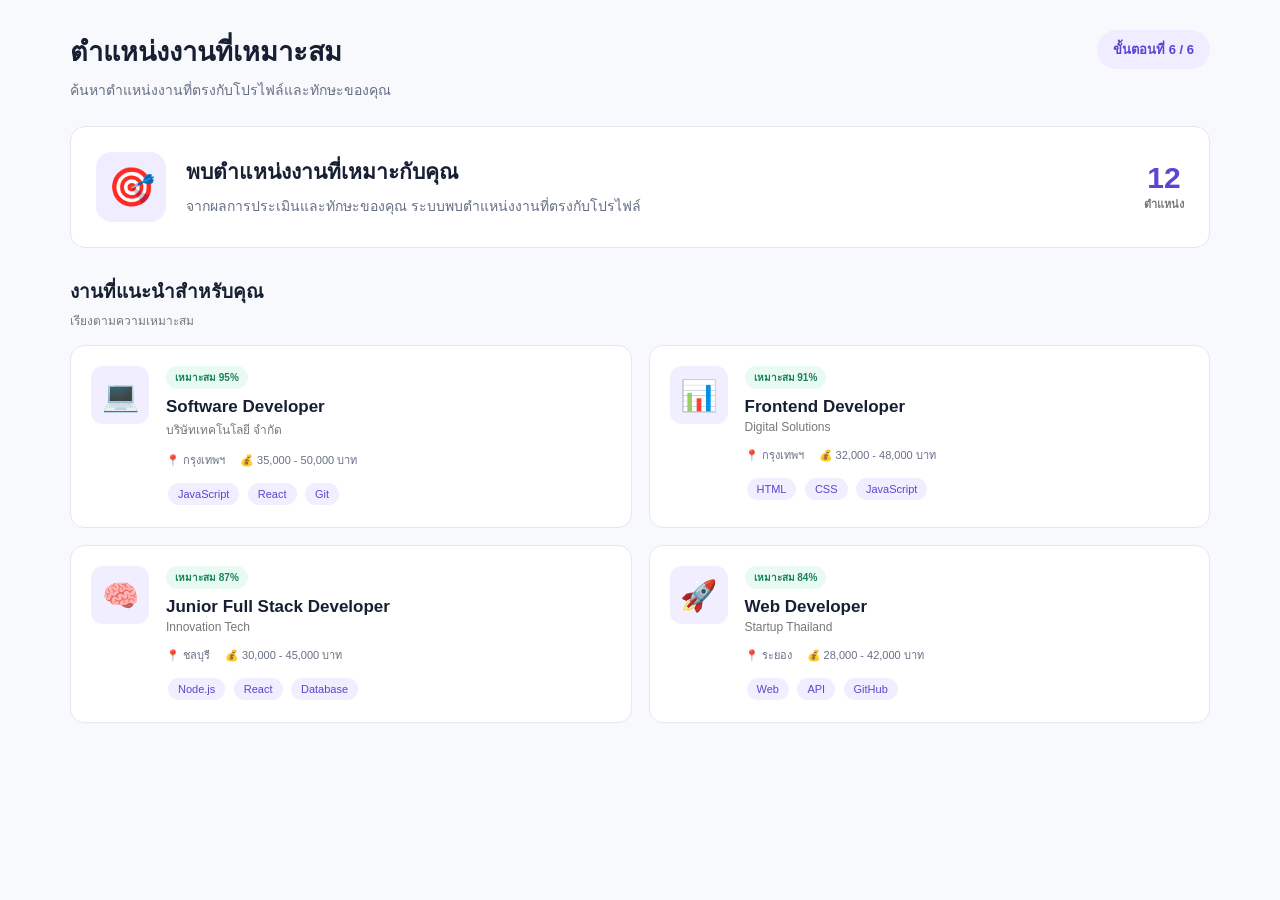
<file: jobs.html>
<!DOCTYPE html>
<html lang="th">
<head>

    <meta charset="UTF-8">

    <meta name="viewport"
          content="width=device-width, initial-scale=1.0">

    <title>ตำแหน่งงานที่เหมาะสม</title>

    <link rel="stylesheet" href="style.css">

</head>

<body>

<div class="page">

    <header class="top-header">

        <div>

            <h1>
                ตำแหน่งงานที่เหมาะสม
            </h1>

            <p>
                ค้นหาตำแหน่งงานที่ตรงกับโปรไฟล์และทักษะของคุณ
            </p>

        </div>

        <div class="step-badge">
            ขั้นตอนที่ 6 / 6
        </div>

    </header>


    <div class="job-summary">

        <div class="summary-icon">
            🎯
        </div>

        <div>

            <h2>
                พบตำแหน่งงานที่เหมาะกับคุณ
            </h2>

            <p>
                จากผลการประเมินและทักษะของคุณ
                ระบบพบตำแหน่งงานที่ตรงกับโปรไฟล์
            </p>

        </div>

        <div class="job-count">
            12
            <small>ตำแหน่ง</small>
        </div>

    </div>


    <div class="filter-row">

        <div>
            <h2>งานที่แนะนำสำหรับคุณ</h2>
            <p>เรียงตามความเหมาะสม</p>
        </div>

    </div>


    <div class="job-grid">


        <div class="job-card">

            <div class="company-logo">
                💻
            </div>

            <div class="job-content">

                <span class="match">
                    เหมาะสม 95%
                </span>

                <h2>
                    Software Developer
                </h2>

                <p class="company">
                    บริษัทเทคโนโลยี จำกัด
                </p>

                <div class="job-details">
                    <span>📍 กรุงเทพฯ</span>
                    <span>💰 35,000 - 50,000 บาท</span>
                </div>

                <div class="job-tags">
                    <span>JavaScript</span>
                    <span>React</span>
                    <span>Git</span>
                </div>

            </div>

        </div>


        <div class="job-card">

            <div class="company-logo">
                📊
            </div>

            <div class="job-content">

                <span class="match">
                    เหมาะสม 91%
                </span>

                <h2>
                    Frontend Developer
                </h2>

                <p class="company">
                    Digital Solutions
                </p>

                <div class="job-details">
                    <span>📍 กรุงเทพฯ</span>
                    <span>💰 32,000 - 48,000 บาท</span>
                </div>

                <div class="job-tags">
                    <span>HTML</span>
                    <span>CSS</span>
                    <span>JavaScript</span>
                </div>

            </div>

        </div>


        <div class="job-card">

            <div class="company-logo">
                🧠
            </div>

            <div class="job-content">

                <span class="match">
                    เหมาะสม 87%
                </span>

                <h2>
                    Junior Full Stack Developer
                </h2>

                <p class="company">
                    Innovation Tech
                </p>

                <div class="job-details">
                    <span>📍 ชลบุรี</span>
                    <span>💰 30,000 - 45,000 บาท</span>
                </div>

                <div class="job-tags">
                    <span>Node.js</span>
                    <span>React</span>
                    <span>Database</span>
                </div>

            </div>

        </div>


        <div class="job-card">

            <div class="company-logo">
                🚀
            </div>

            <div class="job-content">

                <span class="match">
                    เหมาะสม 84%
                </span>

                <h2>
                    Web Developer
                </h2>

                <p class="company">
                    Startup Thailand
                </p>

                <div class="job-details">
                    <span>📍 ระยอง</span>
                    <span>💰 28,000 - 42,000 บาท</span>
                </div>

                <div class="job-tags">
                    <span>Web</span>
                    <span>API</span>
                    <span>GitHub</span>
                </div>

            </div>

        </div>

    </div>

</div>

</body>
</html>
</file>
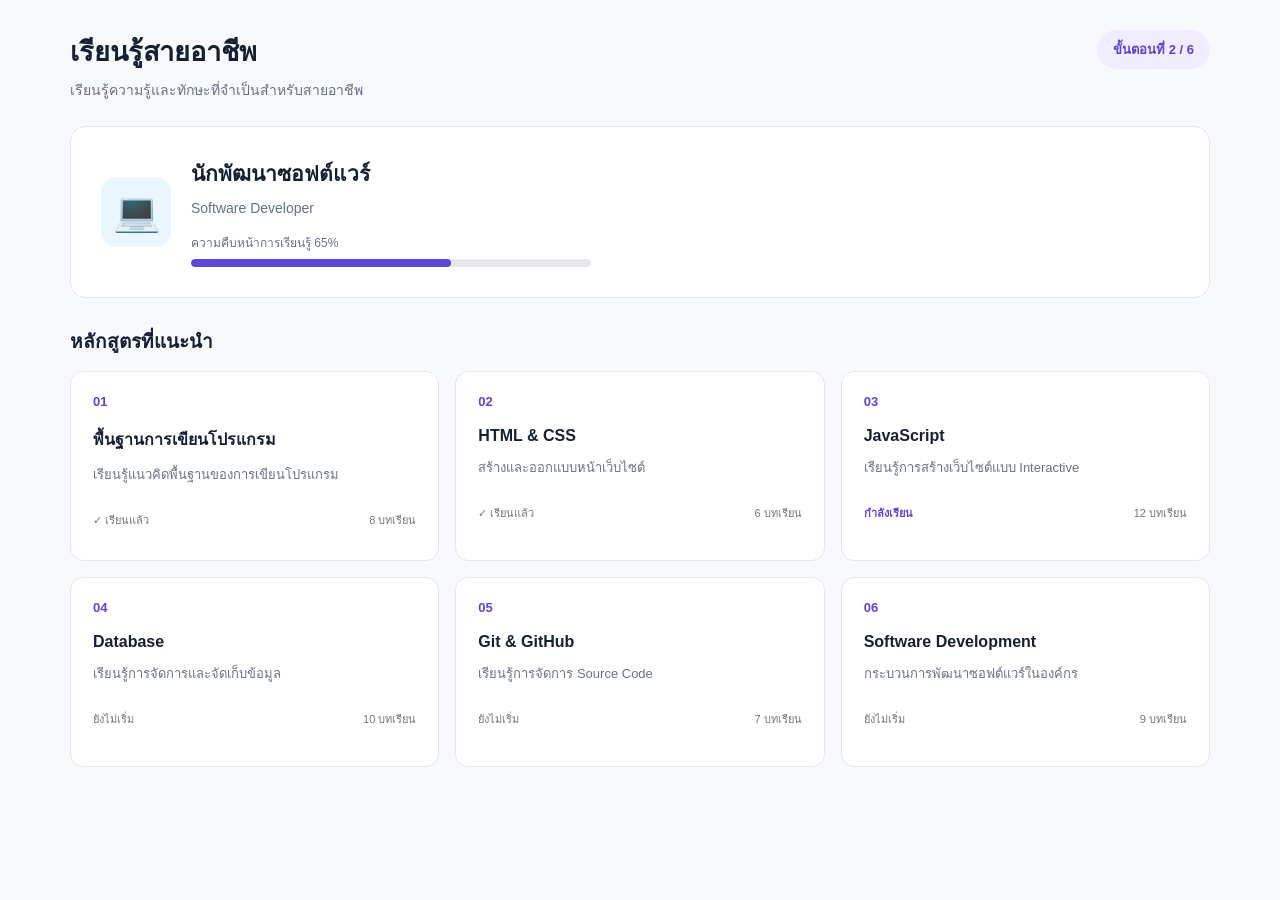
<file: learning.html>
<!DOCTYPE html>
<html lang="th">
<head>
    <meta charset="UTF-8">
    <meta name="viewport" content="width=device-width, initial-scale=1.0">
    <title>เรียนรู้สายอาชีพ</title>
    <link rel="stylesheet" href="style.css">
</head>

<body>

<div class="page">

    <header class="top-header">

        <div>
            <h1>เรียนรู้สายอาชีพ</h1>
            <p>เรียนรู้ความรู้และทักษะที่จำเป็นสำหรับสายอาชีพ</p>
        </div>

        <div class="step-badge">
            ขั้นตอนที่ 2 / 6
        </div>

    </header>


    <div class="learning-header">

        <div class="learning-icon">
            💻
        </div>

        <div>
            <h2>นักพัฒนาซอฟต์แวร์</h2>
            <p>
                Software Developer
            </p>

            <div class="progress-text">
                ความคืบหน้าการเรียนรู้ 65%
            </div>

            <div class="large-progress">
                <div style="width:65%"></div>
            </div>

        </div>

    </div>


    <h2 class="section-title">
        หลักสูตรที่แนะนำ
    </h2>


    <div class="course-grid">

        <div class="course-card">

            <div class="course-number">01</div>

            <h3>พื้นฐานการเขียนโปรแกรม</h3>

            <p>
                เรียนรู้แนวคิดพื้นฐานของการเขียนโปรแกรม
            </p>

            <div class="course-bottom">
                <span>✓ เรียนแล้ว</span>
                <span>8 บทเรียน</span>
            </div>

        </div>


        <div class="course-card">

            <div class="course-number">02</div>

            <h3>HTML & CSS</h3>

            <p>
                สร้างและออกแบบหน้าเว็บไซต์
            </p>

            <div class="course-bottom">
                <span>✓ เรียนแล้ว</span>
                <span>6 บทเรียน</span>
            </div>

        </div>


        <div class="course-card">

            <div class="course-number">03</div>

            <h3>JavaScript</h3>

            <p>
                เรียนรู้การสร้างเว็บไซต์แบบ Interactive
            </p>

            <div class="course-bottom">
                <span class="learning">กำลังเรียน</span>
                <span>12 บทเรียน</span>
            </div>

        </div>


        <div class="course-card">

            <div class="course-number">04</div>

            <h3>Database</h3>

            <p>
                เรียนรู้การจัดการและจัดเก็บข้อมูล
            </p>

            <div class="course-bottom">
                <span>ยังไม่เริ่ม</span>
                <span>10 บทเรียน</span>
            </div>

        </div>


        <div class="course-card">

            <div class="course-number">05</div>

            <h3>Git & GitHub</h3>

            <p>
                เรียนรู้การจัดการ Source Code
            </p>

            <div class="course-bottom">
                <span>ยังไม่เริ่ม</span>
                <span>7 บทเรียน</span>
            </div>

        </div>


        <div class="course-card">

            <div class="course-number">06</div>

            <h3>Software Development</h3>

            <p>
                กระบวนการพัฒนาซอฟต์แวร์ในองค์กร
            </p>

            <div class="course-bottom">
                <span>ยังไม่เริ่ม</span>
                <span>9 บทเรียน</span>
            </div>

        </div>

    </div>

</div>

</body>
</html>
</file>
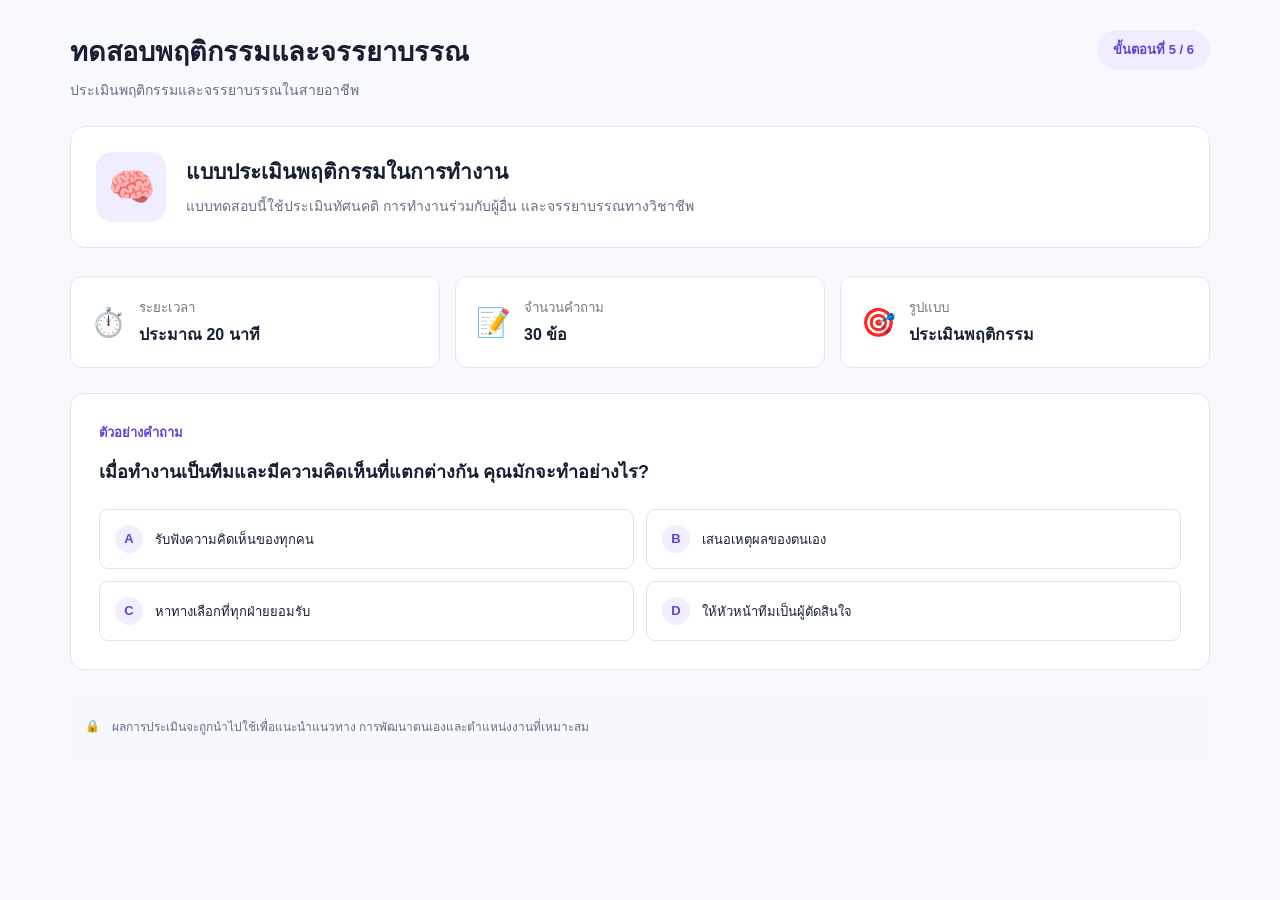
<file: psychology.html>
<!DOCTYPE html>
<html lang="th">
<head>

    <meta charset="UTF-8">

    <meta name="viewport"
          content="width=device-width, initial-scale=1.0">

    <title>ทดสอบพฤติกรรม</title>

    <link rel="stylesheet" href="style.css">

</head>

<body>

<div class="page">

    <header class="top-header">

        <div>

            <h1>
                ทดสอบพฤติกรรมและจรรยาบรรณ
            </h1>

            <p>
                ประเมินพฤติกรรมและจรรยาบรรณในสายอาชีพ
            </p>

        </div>

        <div class="step-badge">
            ขั้นตอนที่ 5 / 6
        </div>

    </header>


    <div class="psychology-hero">

        <div class="psychology-icon">
            🧠
        </div>

        <div>

            <h2>
                แบบประเมินพฤติกรรมในการทำงาน
            </h2>

            <p>
                แบบทดสอบนี้ใช้ประเมินทัศนคติ
                การทำงานร่วมกับผู้อื่น
                และจรรยาบรรณทางวิชาชีพ
            </p>

        </div>

    </div>


    <div class="test-info-grid">

        <div class="test-info">

            <div class="test-icon">
                ⏱️
            </div>

            <div>
                <small>ระยะเวลา</small>
                <strong>ประมาณ 20 นาที</strong>
            </div>

        </div>


        <div class="test-info">

            <div class="test-icon">
                📝
            </div>

            <div>
                <small>จำนวนคำถาม</small>
                <strong>30 ข้อ</strong>
            </div>

        </div>


        <div class="test-info">

            <div class="test-icon">
                🎯
            </div>

            <div>
                <small>รูปแบบ</small>
                <strong>ประเมินพฤติกรรม</strong>
            </div>

        </div>

    </div>


    <div class="question-preview">

        <div class="question-number">
            ตัวอย่างคำถาม
        </div>

        <h2>
            เมื่อทำงานเป็นทีมและมีความคิดเห็นที่แตกต่างกัน
            คุณมักจะทำอย่างไร?
        </h2>


        <div class="answer-list">

            <div class="answer">
                <span>A</span>
                รับฟังความคิดเห็นของทุกคน
            </div>

            <div class="answer">
                <span>B</span>
                เสนอเหตุผลของตนเอง
            </div>

            <div class="answer">
                <span>C</span>
                หาทางเลือกที่ทุกฝ่ายยอมรับ
            </div>

            <div class="answer">
                <span>D</span>
                ให้หัวหน้าทีมเป็นผู้ตัดสินใจ
            </div>

        </div>

    </div>


    <div class="test-notice">

        <span>🔒</span>

        <p>
            ผลการประเมินจะถูกนำไปใช้เพื่อแนะนำแนวทาง
            การพัฒนาตนเองและตำแหน่งงานที่เหมาะสม
        </p>

    </div>

</div>

</body>
</html>
</file>
<file: style.css>
* {
    box-sizing: border-box;
}

body {
    margin: 0;
    font-family:
        "Noto Sans Thai",
        "Leelawadee UI",
        Tahoma,
        Arial,
        sans-serif;

    background: #f8f9fc;
    color: #172033;
}


/* =====================================
   Container
===================================== */

.container {
    width: 100%;
    max-width: 1250px;
    margin: auto;
    padding: 24px 28px 40px;
}


/* =====================================
   Header
===================================== */

.page-header {
    display: flex;
    align-items: flex-start;
    justify-content: space-between;
    margin-bottom: 22px;
}

.page-header h1 {
    margin: 0 0 5px;

    font-size: 25px;
    font-weight: 700;
}

.page-header p {
    margin: 0;

    font-size: 14px;
    color: #667085;
}


.history-btn {
    display: flex;
    align-items: center;
    gap: 8px;

    background: white;

    border: 1px solid #dfe3eb;
    border-radius: 9px;

    padding: 9px 15px;

    font-size: 13px;
    font-weight: 600;

    color: #344054;

    cursor: pointer;

    transition: .2s;
}

.history-btn:hover {
    background: #f5f6fa;
}

.history-icon {
    font-size: 20px;
}


/* =====================================
   Statistics
===================================== */

.stats {
    display: grid;

    grid-template-columns:
        repeat(4, 1fr);

    gap: 18px;

    margin-bottom: 22px;
}


.stat-card {
    min-height: 104px;

    background: white;

    border: 1px solid #edf0f5;

    border-radius: 12px;

    padding: 20px 25px;

    display: flex;
    align-items: center;

    gap: 18px;

    box-shadow:
        0 2px 8px rgba(30, 41, 59, .035);
}


.stat-icon {
    width: 50px;
    height: 50px;

    border-radius: 50%;

    display: flex;
    align-items: center;
    justify-content: center;

    font-size: 25px;
}


.stat-icon.purple {
    background: #f0edff;
}

.stat-icon.blue {
    background: #eaf6ff;
}

.stat-icon.green {
    background: #e7f9f1;
}

.stat-icon.orange {
    background: #fff4df;
}


.stat-number {
    font-size: 21px;
    font-weight: 700;

    margin-bottom: 5px;
}


.stat-label {
    color: #667085;

    font-size: 13px;
}


/* =====================================
   Career Panel
===================================== */

.career-panel {
    background: white;

    border-radius: 13px;

    border: 1px solid #edf0f5;

    padding: 23px 20px 25px;

    box-shadow:
        0 2px 8px rgba(30, 41, 59, .03);
}


.panel-title h2 {
    margin: 0 0 19px 2px;

    font-size: 19px;
    font-weight: 700;
}


/* =====================================
   Progress
===================================== */

.progress-area {
    position: relative;

    padding: 0 5.8%;

    margin-bottom: 12px;
}


.progress-line {
    position: absolute;

    left: 8%;
    right: 8%;

    top: 19px;

    border-top:
        2px dashed #cfd3df;
}


.progress-steps {
    position: relative;

    display: flex;
    align-items: center;
    justify-content: space-between;
}


.number {
    width: 40px;
    height: 40px;

    border-radius: 50%;

    background: #e8e9ef;

    color: #777b88;

    display: flex;
    align-items: center;
    justify-content: center;

    font-size: 17px;
    font-weight: 700;

    z-index: 2;
}


.number.active {
    background: #5540d4;

    color: white;

    box-shadow:
        0 2px 5px rgba(84, 63, 210, .2);
}


.number.current {
    box-shadow:
        0 0 0 4px rgba(84, 64, 212, .08);
}


.arrow {
    color: #7c6bdc;

    font-size: 28px;

    margin: 0 -5px;
}


/* =====================================
   Cards
===================================== */

.career-cards {
    display: grid;

    grid-template-columns:
        repeat(6, 1fr);

    gap: 11px;
}


.career-card {
    min-height: 345px;

    border:
        1px solid #e5e7ed;

    border-radius: 11px;

    padding: 18px 12px 0;

    text-align: center;

    background: #fff;

    position: relative;

    overflow: hidden;

    transition: .2s;
}


.career-card:hover {
    transform: translateY(-2px);

    box-shadow:
        0 5px 15px rgba(30, 41, 59, .07);
}


.current-card {
    border-color: #8e81df;

    box-shadow:
        0 0 0 1px rgba(84, 64, 212, .08);
}


.career-card h3 {
    margin: 0;

    min-height: 46px;

    font-size: 16px;

    line-height: 1.45;

    font-weight: 700;
}


.career-card p {
    min-height: 43px;

    margin: 5px 0 0;

    font-size: 12px;

    line-height: 1.6;

    color: #6b7280;
}


/* =====================================
   Illustrations
===================================== */

.illustration {
    height: 135px;

    display: flex;
    align-items: center;
    justify-content: center;

    position: relative;

    margin-top: 8px;

    font-size: 80px;
}


.person {
    font-size: 76px;
}


.bubble {
    position: absolute;

    width: 32px;
    height: 32px;

    border-radius: 50%;

    background: #ece9ff;

    color: #5c48d7;

    font-size: 16px;

    display: flex;
    align-items: center;
    justify-content: center;
}


.bubble-1 {
    top: 12px;
    left: 18px;
}

.bubble-2 {
    top: 22px;
    right: 18px;
}

.bubble-3 {
    bottom: 12px;
    left: 23px;
}


.book {
    font-size: 88px;
}

.book span {
    position: absolute;

    top: 10px;

    font-size: 42px;
}


.certificate {
    font-size: 92px;
}


.brain {
    font-size: 90px;
}


.trophy {
    font-size: 92px;
}


/* =====================================
   Career Path Route
===================================== */

.route {
    height: 135px;
}


.route-line {
    width: 105px;
    height: 62px;

    border:
        4px solid #5a48d7;

    border-left-color: transparent;

    border-bottom-left-radius: 50px;

    border-top-right-radius: 50px;

    transform: rotate(-8deg);
}


.route-dot {
    position: absolute;

    width: 13px;
    height: 13px;

    border-radius: 50%;

    background: white;

    border: 4px solid #5a48d7;
}


.dot1 {
    bottom: 27px;
    left: 34px;
}

.dot2 {
    top: 67px;
    right: 37px;
}

.dot3 {
    top: 23px;
    right: 47px;
}


.location {
    position: absolute;

    right: 32px;
    top: 8px;

    color: #5a48d7;

    font-size: 43px;
}


/* =====================================
   Status
===================================== */

.status {
    position: absolute;

    bottom: 0;
    left: 8px;
    right: 8px;

    min-height: 62px;

    border:
        1px solid #e4e6ed;

    border-radius: 8px 8px 0 0;

    display: flex;

    align-items: center;

    justify-content: flex-start;

    text-align: left;

    gap: 9px;

    padding: 9px 12px;

    font-size: 12px;
}


.status strong {
    display: block;

    font-size: 12px;

    font-weight: 500;
}


.status small {
    display: block;

    margin-top: 3px;

    color: #697386;
}


.status-icon {
    width: 28px;
    height: 28px;

    border-radius: 50%;

    border: 2px solid #8174df;

    color: #6250d4;

    display: flex;
    align-items: center;
    justify-content: center;

    font-size: 16px;
}


.progress-circle {
    width: 29px;
    height: 29px;

    border-radius: 50%;

    border:
        3px solid #dcd9f8;

    border-top-color: #5845d2;

    display: block;
}


.empty-circle {
    width: 29px;
    height: 29px;

    border-radius: 50%;

    border: 2px solid #e1e3e9;

    display: block;
}


.status.done {
    background: #f8f9fc;
}


.status.progress {
    background: #f8f9fc;
}


.status.waiting {
    background: #fafbfc;
}


.status.progress strong {
    color: #4a4f5b;
}


/* =====================================
   Bottom Message
===================================== */

.bottom-message {
    margin-top: 20px;

    background: #f2f0ff;

    border:
        1px solid #e2defd;

    border-radius: 12px;

    padding: 17px 22px;

    display: flex;

    align-items: center;

    gap: 15px;
}


.message-icon {
    width: 42px;
    height: 42px;

    background: white;

    border-radius: 50%;

    display: flex;
    align-items: center;
    justify-content: center;

    font-size: 20px;
}


.bottom-message h3 {
    margin: 0 0 4px;

    font-size: 14px;
}


.bottom-message p {
    margin: 0;

    color: #687086;

    font-size: 12px;
}


/* =====================================
   Footer
===================================== */

footer {
    text-align: center;

    margin-top: 25px;

    color: #8a91a0;

    font-size: 11px;
}


footer span {
    margin-left: 18px;
}


/* =====================================
   Modal
===================================== */

.modal {
    display: none;

    position: fixed;

    inset: 0;

    background:
        rgba(15, 23, 42, .45);

    align-items: center;
    justify-content: center;

    z-index: 100;
}


.modal.show {
    display: flex;
}


.modal-box {
    width: 420px;

    max-width: 90%;

    background: white;

    border-radius: 15px;

    padding: 25px;

    position: relative;

    box-shadow:
        0 20px 50px rgba(0, 0, 0, .18);
}


.modal-box h2 {
    margin-top: 0;
}


.close {
    position: absolute;

    top: 12px;
    right: 15px;

    border: none;

    background: none;

    font-size: 25px;

    cursor: pointer;
}


.history-item {
    display: flex;

    gap: 12px;

    padding: 14px 0;

    border-bottom:
        1px solid #eee;
}


.history-item > span {
    width: 30px;
    height: 30px;

    border-radius: 50%;

    background: #efedff;

    color: #5846d0;

    display: flex;
    align-items: center;
    justify-content: center;
}


.history-item strong,
.history-item small {
    display: block;
}


.history-item small {
    margin-top: 3px;

    color: #777;

    font-size: 12px;
}


.close-btn {
    width: 100%;

    margin-top: 20px;

    padding: 10px;

    border: none;

    border-radius: 8px;

    background: #5744d2;

    color: white;

    cursor: pointer;
}


/* =====================================
   Responsive
===================================== */

@media (max-width: 1000px) {

    .stats {
        grid-template-columns:
            repeat(2, 1fr);
    }

    .career-cards {
        grid-template-columns:
            repeat(3, 1fr);
    }

    .progress-area {
        display: none;
    }
}


@media (max-width: 650px) {

    .container {
        padding: 18px 12px;
    }

    .page-header {
        flex-direction: column;

        gap: 15px;
    }

    .stats {
        grid-template-columns: 1fr;
    }

    .career-cards {
        grid-template-columns: 1fr;
    }

    .career-card {
        min-height: 330px;
    }

    footer span {
        display: block;

        margin: 7px 0 0;
    }
}
/* =====================================================
   STATIC CAREER PAGES
===================================================== */

.page {
    width: 100%;
    max-width: 1200px;

    margin: auto;

    padding: 30px;
}


/* Header */

.top-header {
    display: flex;

    justify-content: space-between;
    align-items: flex-start;

    margin-bottom: 25px;
}

.top-header h1 {
    margin: 0 0 6px;

    font-size: 27px;
}

.top-header p {
    margin: 0;

    color: #667085;

    font-size: 14px;
}


.step-badge {
    background: #efedff;

    color: #5845d2;

    padding: 9px 16px;

    border-radius: 20px;

    font-size: 13px;

    font-weight: 600;
}


/* Banner */

.career-banner,
.learning-header,
.psychology-hero,
.job-summary {

    display: flex;

    align-items: center;

    gap: 20px;

    background: white;

    border: 1px solid #e5e7ef;

    border-radius: 15px;

    padding: 25px;

    margin-bottom: 28px;
}


.banner-icon,
.learning-icon,
.psychology-icon,
.summary-icon {

    width: 70px;
    height: 70px;

    border-radius: 16px;

    background: #efedff;

    display: flex;

    align-items: center;
    justify-content: center;

    font-size: 38px;
}


.career-banner h2,
.learning-header h2,
.psychology-hero h2,
.job-summary h2 {

    margin: 0 0 7px;

    font-size: 21px;
}


.career-banner p,
.learning-header p,
.psychology-hero p,
.job-summary p {

    margin: 0;

    color: #667085;

    line-height: 1.7;

    font-size: 14px;
}


/* Section */

.section-title {

    font-size: 19px;

    margin: 25px 0 15px;
}


/* Career selection */

.career-grid {

    display: grid;

    grid-template-columns:
        repeat(3, 1fr);

    gap: 17px;
}


.career-option {

    background: white;

    border: 1px solid #e5e7ef;

    border-radius: 13px;

    padding: 25px;

    text-align: center;

    min-height: 230px;

    transition: .2s;
}


.career-option:hover {

    border-color: #8172dc;

    transform: translateY(-3px);

    box-shadow:
        0 8px 20px rgba(50,40,130,.08);
}


.big-icon {

    font-size: 48px;

    margin-bottom: 10px;
}


.career-option h3 {

    margin: 5px 0;

    font-size: 17px;
}


.career-option p {

    margin: 0 0 14px;

    color: #777;

    font-size: 13px;
}


.tag,
.skill-list span,
.job-tags span {

    display: inline-block;

    padding: 5px 10px;

    border-radius: 15px;

    background: #f0eeff;

    color: #5947ce;

    font-size: 11px;

    margin: 2px;
}


/* Info */

.info-box {

    display: flex;

    align-items: center;

    gap: 15px;

    margin-top: 25px;

    background: #f5f3ff;

    border: 1px solid #e3defd;

    border-radius: 12px;

    padding: 18px;
}


.info-icon {

    font-size: 28px;
}


.info-box h3 {

    margin: 0 0 5px;

    font-size: 14px;
}


.info-box p {

    margin: 0;

    font-size: 12px;

    color: #687086;
}


/* Learning */

.learning-header {

    padding: 30px;
}


.learning-icon {

    background: #eaf6ff;
}


.progress-text {

    margin-top: 12px;

    font-size: 12px;

    color: #667085;
}


.large-progress {

    width: 400px;

    max-width: 100%;

    height: 8px;

    background: #e5e7eb;

    border-radius: 10px;

    margin-top: 7px;

    overflow: hidden;
}


.large-progress div {

    height: 100%;

    background: #5a47d5;

    border-radius: 10px;
}


.course-grid {

    display: grid;

    grid-template-columns:
        repeat(3, 1fr);

    gap: 16px;
}


.course-card {

    background: white;

    border: 1px solid #e5e7ef;

    border-radius: 13px;

    padding: 22px;

    min-height: 190px;
}


.course-number {

    color: #5a47d5;

    font-weight: 700;

    font-size: 13px;
}


.course-card h3 {

    margin: 18px 0 8px;

    font-size: 16px;
}


.course-card p {

    color: #6b7280;

    font-size: 13px;

    line-height: 1.6;
}


.course-bottom {

    display: flex;

    justify-content: space-between;

    margin-top: 25px;

    font-size: 11px;

    color: #777;
}


.course-bottom .learning {

    color: #5a47d5;

    font-weight: 600;
}


/* Certificate */

.certificate-result {

    display: flex;

    align-items: center;

    gap: 20px;

    background: #f2fff8;

    border: 1px solid #ccefe0;

    border-radius: 14px;

    padding: 25px;

    margin-bottom: 25px;
}


.certificate-icon {

    font-size: 55px;
}


.certificate-result h2 {

    margin: 0 0 6px;

    color: #178357;
}


.certificate-result p {

    margin: 0;

    color: #59636f;
}


.score {

    margin-top: 8px;

    color: #555;

    font-size: 13px;
}


.score strong {

    font-size: 22px;

    color: #15915d;
}


.certificate-layout {

    display: grid;

    grid-template-columns:
        1.4fr 1fr;

    gap: 25px;
}


.certificate-preview {

    background: #fff;

    border: 1px solid #e5e7ef;

    border-radius: 14px;

    padding: 30px;

}


.certificate-border {

    border: 5px double #d2a93e;

    min-height: 380px;

    text-align: center;

    padding: 35px 20px;
}


.small-title {

    font-size: 11px;

    letter-spacing: 3px;

    color: #a67d1e;
}


.certificate-border h2 {

    color: #a67d1e;

    margin: 20px 0;
}


.certificate-border h1 {

    font-size: 28px;

    margin: 10px 0;

    color: #222;
}


.certificate-border h3 {

    color: #5a47d5;
}


.certificate-seal {

    font-size: 45px;

    margin: 18px;
}


.certificate-info {

    background: white;

    border: 1px solid #e5e7ef;

    border-radius: 14px;

    padding: 25px;

    height: fit-content;
}


.certificate-info h2 {

    margin-top: 0;

    font-size: 18px;
}


.detail-row {

    display: flex;

    justify-content: space-between;

    gap: 15px;

    padding: 16px 0;

    border-bottom: 1px solid #edf0f4;

    font-size: 13px;
}


.detail-row span {

    color: #667085;
}


.success {

    color: #15915d;
}


/* Career Path */

.career-path-title {

    display: flex;

    align-items: center;

    gap: 15px;

    margin-bottom: 30px;
}


.path-icon {

    font-size: 40px;
}


.career-path-title h2 {

    margin: 0;
}


.career-path-title p {

    margin: 5px 0;

    color: #777;
}


.path-container {

    position: relative;

    max-width: 900px;

    margin: auto;
}


.path-container::before {

    content: "";

    position: absolute;

    left: 35px;

    top: 25px;

    bottom: 25px;

    width: 3px;

    background: #d9d5f5;
}


.path-item {

    position: relative;

    display: flex;

    gap: 25px;

    margin-bottom: 25px;
}


.path-number {

    flex-shrink: 0;

    width: 70px;
    height: 70px;

    border-radius: 50%;

    background: #eee;

    display: flex;

    align-items: center;
    justify-content: center;

    color: #777;

    font-weight: 700;

    z-index: 2;
}


.path-item.current .path-number {

    background: #5a47d5;

    color: white;

    box-shadow:
        0 0 0 7px #eeecff;
}


.path-content {

    flex: 1;

    background: white;

    border: 1px solid #e5e7ef;

    border-radius: 14px;

    padding: 20px;

}


.path-item.current .path-content {

    border-color: #8174dd;
}


.level {

    display: inline-block;

    padding: 5px 10px;

    border-radius: 15px;

    background: #f0eeff;

    color: #5a47d5;

    font-size: 10px;

    font-weight: 700;
}


.path-content h2 {

    margin: 10px 0 7px;

    font-size: 17px;
}


.path-content p {

    color: #687086;

    font-size: 13px;

    line-height: 1.6;
}


/* Psychology */

.test-info-grid {

    display: grid;

    grid-template-columns:
        repeat(3, 1fr);

    gap: 15px;

    margin-bottom: 25px;
}


.test-info {

    display: flex;

    align-items: center;

    gap: 13px;

    background: white;

    border: 1px solid #e5e7ef;

    border-radius: 12px;

    padding: 20px;
}


.test-icon {

    font-size: 28px;
}


.test-info small,
.test-info strong {

    display: block;
}


.test-info small {

    color: #777;

    margin-bottom: 4px;
}


.question-preview {

    background: white;

    border: 1px solid #e5e7ef;

    border-radius: 14px;

    padding: 28px;

}


.question-number {

    color: #5a47d5;

    font-weight: 700;

    font-size: 13px;
}


.question-preview h2 {

    font-size: 18px;

    margin: 15px 0 22px;

    line-height: 1.6;
}


.answer-list {

    display: grid;

    grid-template-columns:
        repeat(2, 1fr);

    gap: 12px;
}


.answer {

    padding: 15px;

    border: 1px solid #e1e4eb;

    border-radius: 9px;

    font-size: 13px;
}


.answer span {

    display: inline-flex;

    width: 28px;
    height: 28px;

    border-radius: 50%;

    align-items: center;
    justify-content: center;

    background: #f0eeff;

    color: #5a47d5;

    margin-right: 8px;

    font-weight: 700;
}


.test-notice {

    display: flex;

    gap: 12px;

    align-items: center;

    background: #f7f8fc;

    border-radius: 10px;

    margin-top: 20px;

    padding: 15px;

    font-size: 12px;

    color: #667085;
}


/* Jobs */

.job-summary {

    position: relative;
}


.job-count {

    margin-left: auto;

    text-align: center;

    font-size: 30px;

    font-weight: 700;

    color: #5a47d5;
}


.job-count small {

    display: block;

    font-size: 11px;

    color: #777;
}


.filter-row {

    margin: 25px 0 15px;
}


.filter-row h2 {

    margin: 0;

    font-size: 19px;
}


.filter-row p {

    margin: 5px 0;

    font-size: 12px;

    color: #777;
}


.job-grid {

    display: grid;

    grid-template-columns:
        repeat(2, 1fr);

    gap: 17px;
}


.job-card {

    display: flex;

    gap: 17px;

    background: white;

    border: 1px solid #e5e7ef;

    border-radius: 14px;

    padding: 20px;

    transition: .2s;
}


.job-card:hover {

    border-color: #8476dc;

    box-shadow:
        0 7px 20px rgba(50,40,130,.07);
}


.company-logo {

    flex-shrink: 0;

    width: 58px;
    height: 58px;

    border-radius: 12px;

    background: #f0eeff;

    display: flex;

    align-items: center;
    justify-content: center;

    font-size: 30px;
}


.job-content {

    flex: 1;
}


.match {

    display: inline-block;

    background: #e9faf2;

    color: #178357;

    padding: 4px 9px;

    border-radius: 12px;

    font-size: 10px;

    font-weight: 700;
}


.job-content h2 {

    margin: 8px 0 3px;

    font-size: 17px;
}


.company {

    margin: 0 0 12px;

    color: #777;

    font-size: 12px;
}


.job-details {

    display: flex;

    gap: 15px;

    color: #687086;

    font-size: 11px;

    margin-bottom: 12px;
}


/* Responsive */

@media(max-width:900px) {

    .career-grid,
    .course-grid {

        grid-template-columns:
            repeat(2, 1fr);
    }


    .certificate-layout {

        grid-template-columns: 1fr;
    }


    .job-grid {

        grid-template-columns: 1fr;
    }

}


@media(max-width:600px) {

    .page {

        padding: 18px 12px;
    }


    .top-header {

        flex-direction: column;

        gap: 15px;
    }


    .career-grid,
    .course-grid,
    .test-info-grid,
    .answer-list {

        grid-template-columns: 1fr;
    }


    .career-banner,
    .learning-header,
    .psychology-hero,
    .job-summary {

        align-items: flex-start;

        flex-direction: column;
    }


    .job-count {

        margin-left: 0;
    }

}
</file>
